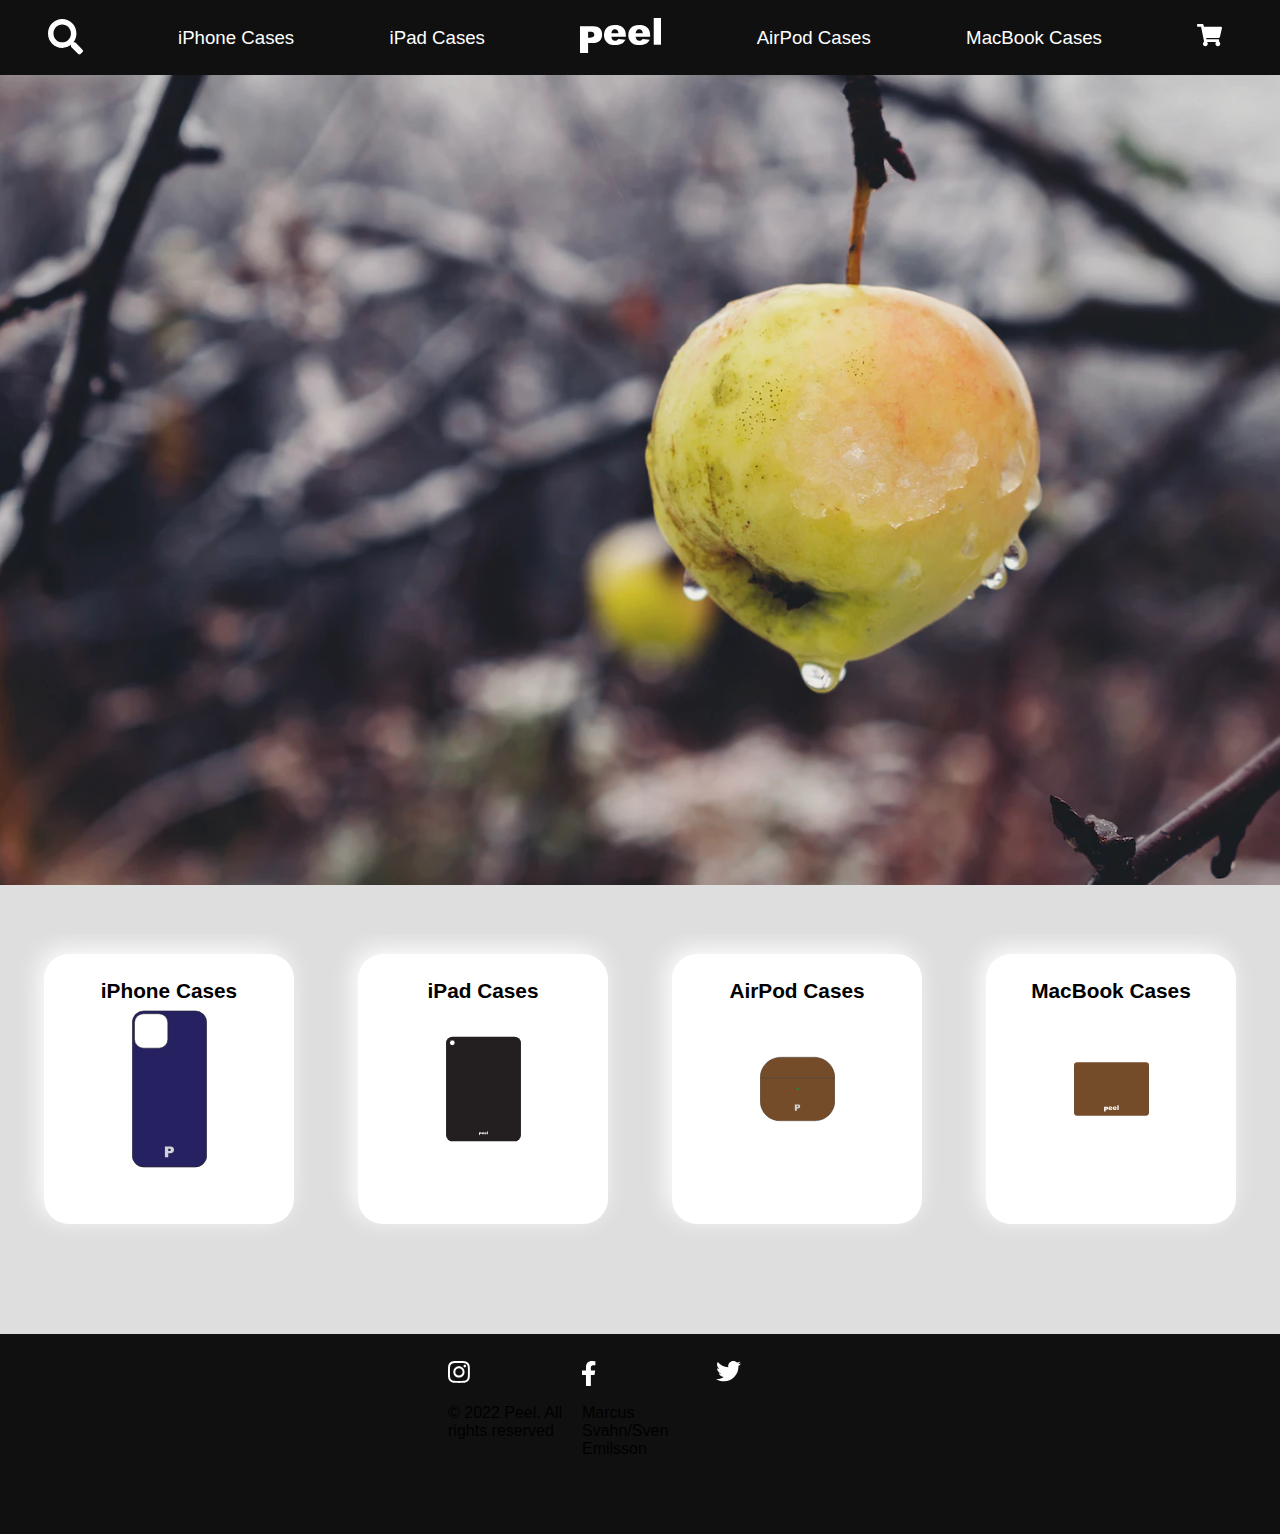
<file: index.html>
<!DOCTYPE html>
<html lang="en">
<head>
    <meta charset="UTF-8">
    <meta http-equiv="X-UA-Compatible" content="IE=edge">
    <meta name="viewport" content="width=device-width, initial-scale=1.0">
    <title>Peel</title>
    <link rel="stylesheet" href="home.css"/>
    <link rel="stylesheet" href="global.css"/>
    <link rel="stylesheet" href="newsletter.css"/>
    <script src="topbar.js" defer></script>
    <script src="home.js" defer></script>
    <script src="newsletter.js" defer></script>

</head>
<body>


        <!-- NEWSLETTER START -->

        <div class="newsletter-form">
            <div class="newsletter-text">
                <h2>JOIN OUR NEWSLETTER</h2>
                <p> Subscribe to our newsletter to receive the latest news and exclusive offers every week.</p>
            </div>
            <div class="form">
                <label for="email" class="infotext" id="infotext"> Enter your email</label>
                <div class="input">
                    <input type="email" id="email" placeholder="example@gmail.com">
                </div>
                <div class="subscribe-button" id="subscribe-button">
                    <button>SUBSCRIBE</button>
                </div>
                <button class="close-button" id="close-button">No thanks!</button>
            </div>
        </div>
        
        <!-- Newsletter background overlay -->
        <div class="overlay">
        </div>

        <!-- NEWSLETTER END -->


    <!-- -------------------------------------- -->
    <!--              topbar                    -->
    <!-- -------------------------------------- -->
    <div class="topbar">
        <img class="searchicon" src="icons/searchicon.svg" alt="search icon"/>
        <a class="toptext1" id="topText1" href="products.html">iPhone Cases</a>
        <a class="toptext2" id="topText2" href="products.html">iPad Cases</a>
        <a class="peellogo" href="index.html">
        <img src="icons/peellogowhite.svg" alt="peel logo"/>
        </a>
        <a class="toptext3" id="topText3" href="products.html">AirPod Cases</a>
        <a class="toptext4" id="topText4" href="products.html">MacBook Cases</a>
        <a class="carticon" href="cart.html">
        <img src="icons/carticon.svg" alt="cart icon"/>
        </a>

    <!-- -------------------------------------- -->
    <!--              burgermenu                -->
    <!-- -------------------------------------- -->
        <div class="burgermenu"> 
            <input id="burgercheck" type="checkbox"/>
            <label for="burgercheck">
                <img class="burger" src="icons/burger.svg"/>
            </label>
            <div class="burgerlist">
            <a class="burgerlink" id="topText1" href="products.html">iPhone Cases</a>
            <a class="burgerlink" id="topText2" href="products.html">iPad Cases</a>
            <a class="burgerlink" id="topText3" href="products.html">AirPod Cases</a>
            <a class="burgerlink" id="topText4" href="products.html">MacBook Cases</a>
            </div>
        </div>
    </div>
    
    <main>
        <div>
        <div class="img-text">
            <h1 class="main-page-text">Protect Your Devices from the Cold </h1>
        <div class="allproductsbutton">   
            <a class="main-page-button" href="products.html">All Products</a>
        </div> 
            <img class="background-img" src="photos/appleinsnow.jpg"> 
        </div>
        <div class="catagorycontainer">
            <a class="allproductcard" href="products.html" id="homeIphone">
                <div class="productcategoryimgcontainer">
                <img class="productcategoryimg" src="productimg/blueiphone.svg"/>
                </div> 
                <p class="productcategorytitle">iPhone Cases</p>
            </a>
            <a class="allproductcard" href="products.html" id="homeIpad">
                <div class="productcategoryimgcontainer">
                <img class="productcategoryimg" src="productimg/blackipad.svg"/>
                </div> 
                <p class="productcategorytitle">iPad Cases</p>
            </a>
            <a class="allproductcard" href="products.html" id="homeAirpods">
                <div class="productcategoryimgcontainer">
                <img class="productcategoryimg" src="productimg/brownairpods.svg"/>
                </div> 
                <p class="productcategorytitle">AirPod Cases</p>
            </a>
            <a class="allproductcard" href="products.html" id="homeMacbook">
                <div class="productcategoryimgcontainer">
                <img class="productcategoryimg" src="productimg/brownmacbook.svg"/>
                </div> 
                <p class="productcategorytitle">MacBook Cases</p>
            </a>
        </div>
        </div>
    </main>
    <div class="bottombar">
        <div class="bottombarcontainer">
            <img class="socialmediaicon" src="icons/instagramicon.svg" alt="instagram icon"/>
            <img class="socialmediaicon" src="icons/facebookicon.svg" alt="facebook icon"/>
            <img class="socialmediaicon" src="icons/twittericon.svg" alt="twitter icon"/>
        <p class="bottomtext">© 2022 Peel. All rights reserved</p>
        <p class="bottomtext">Marcus Svahn/Sven Emilsson</p>
        </div>
    </div>
</body>
</html>
</file>
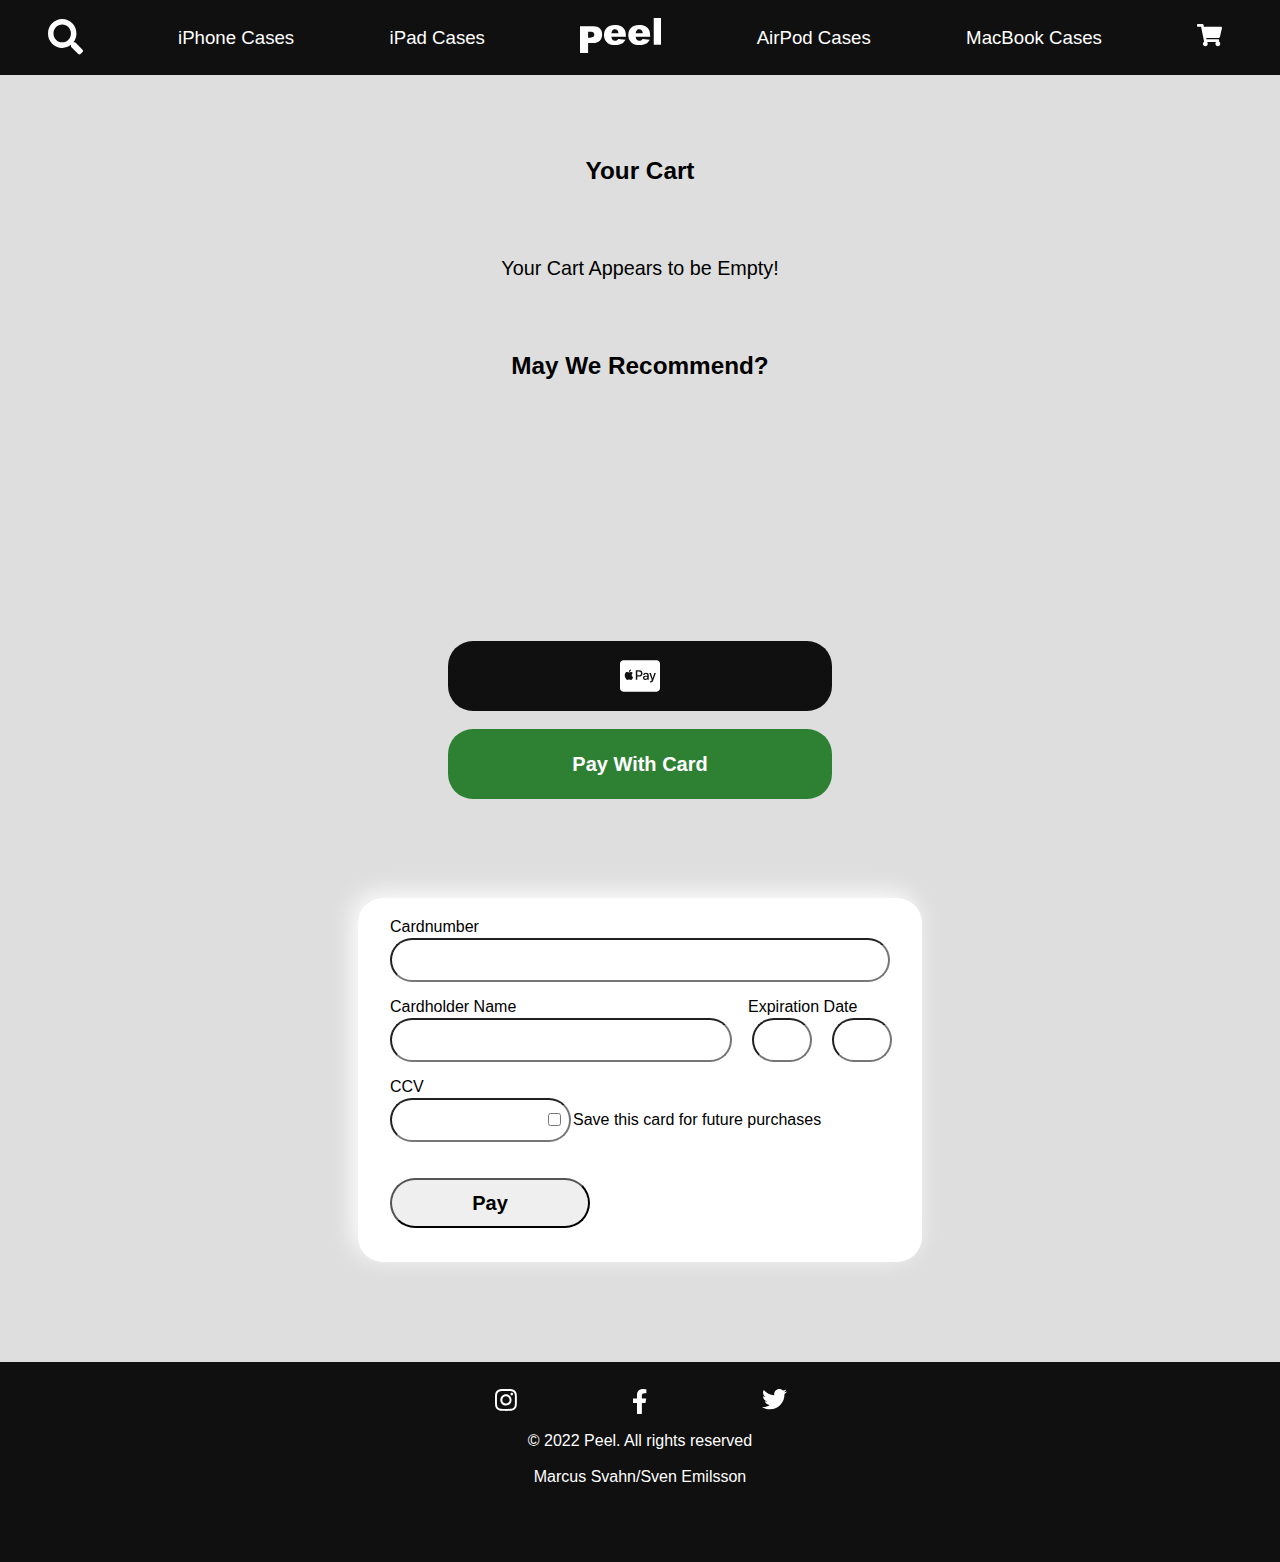
<file: cart.html>
<!DOCTYPE html>
<html lang="en">
<head>
    <meta charset="UTF-8">
    <meta http-equiv="X-UA-Compatible" content="IE=edge">
    <meta name="viewport" content="width=device-width, initial-scale=1.0">
    <title>All Products</title>
    <link rel="stylesheet" href="global.css"/>
    <link rel="stylesheet" href="itemcards.css"/>
    <link rel="stylesheet" href="cart.css"/>
    <script src="topbar.js" defer></script>
    <script src="itemcards.js" defer></script>
    <script src="cart.js" defer></script> 
</head>
<body>
    <!-- -------------------------------------- -->
    <!--              topbar                    -->
    <!-- -------------------------------------- -->
    <div class="topbar">
        <img class="searchicon" src="icons/searchicon.svg" alt="search icon"/>
        <a class="toptext1" id="topText1" href="products.html">iPhone Cases</a>
        <a class="toptext2" id="topText2" href="products.html">iPad Cases</a>
        <a class="peellogo" href="index.html">
        <img src="icons/peellogowhite.svg" alt="peel logo"/>
        </a>
        <a class="toptext3" id="topText3" href="products.html">AirPod Cases</a>
        <a class="toptext4" id="topText4" href="products.html">MacBook Cases</a>
        <a class="carticon" href="cart.html">
        <img src="icons/carticon.svg" alt="cart icon"/>
        </a>

    <!-- -------------------------------------- -->
    <!--              burgermenu                -->
    <!-- -------------------------------------- -->
        <div class="burgermenu"> 
            <input id="burgercheck" type="checkbox"/>
            <label for="burgercheck">
                <img class="burger" src="icons/burger.svg"/>
            </label>
            <div class="burgerlist">
            <a class="burgerlink" id="topText1" href="products.html">iPhone Cases</a>
            <a class="burgerlink" id="topText2" href="products.html">iPad Cases</a>
            <a class="burgerlink" id="topText3" href="products.html">AirPod Cases</a>
            <a class="burgerlink" id="topText4" href="products.html">MacBook Cases</a>
            </div>
        </div>
    </div>


    <!-- -------------------------------------- -->
    <!--              body                      -->
    <!-- -------------------------------------- -->
    <div class="wrap">

    <!-- -------------------------------------- -->
    <!--              heading                   -->
    <!-- -------------------------------------- -->
    <p class="cartheading">Your Cart</p>
    
    <!-- -------------------------------------- -->
    <!--              no items in cart          -->
    <!-- -------------------------------------- -->
    <p class="emptycart" id="emptyCart">Your Cart Appears to be Empty!</p>

    <!-- -------------------------------------- -->
    <!--              total price               -->
    <!-- -------------------------------------- -->
    <p class="yourtotal" id="yourTotal"></p>

    <!-- -------------------------------------- -->
    <!--       cart item                        -->
    <!-- -------------------------------------- -->
        <div class="cartitem" id="cartItem1">
            <div class="desktopcartitemimgbackground">
            <img class="desktopcartitemimg" src="productimg/blackiphone.svg"/>
            </div>
            <div class="desktopcartitemtext">
            <p class="desktopcartitemname">Black Standard</p>
            <p class="desktopcartitemdevice">iPhone 14</p>
            <p class="desktopcartitemmaterial">Plastic</p>
            <p class="desktopcartitemprice">399:-</p>
            </div>
            <img class="removecartitem" id="removeCartItem1" src="icons/removeitem.svg" alt="remove item from cart"/>
            <div class="quantity">
            <img class="plusminus" id="minus1" src="icons/minus.svg" alt="remove a quantity">
            <p class="quantitynumber" id="quantityNumber1">1</p>
            <img class="plusminus" id="plus1" src="icons/plus.svg" alt="add another quantity">
            </div>
        </div>
        <div class="cartitem" id="cartItem2">
            <div class="desktopcartitemimgbackground">
            <img class="desktopcartitemimg" src="productimg/browniphone.svg"/>
            </div>
            <div class="desktopcartitemtext">
            <p class="desktopcartitemname">Brown Standard</p>
            <p class="desktopcartitemdevice">iPhone 14</p>
            <p class="desktopcartitemmaterial">Plastic</p>
            <p class="desktopcartitemprice">399:-</p>
            </div>
            <img class="removecartitem" id="removeCartItem2" src="icons/removeitem.svg" alt="remove item from cart"/>
            <div class="quantity">
            <img class="plusminus" id="minus2" src="icons/minus.svg" alt="remove a quantity">
            <p class="quantitynumber" id="quantityNumber2">1</p>
            <img class="plusminus" id="plus2" src="icons/plus.svg" alt="add another quantity">
            </div>
        </div>
        <div class="cartitem" id="cartItem3">
            <div class="desktopcartitemimgbackground">
            <img class="desktopcartitemimg" src="productimg/blueiphone.svg"/>
            </div>
            <div class="desktopcartitemtext">
            <p class="desktopcartitemname">Blue Standard</p>
            <p class="desktopcartitemdevice">iPhone 14</p>
            <p class="desktopcartitemmaterial">Plastic</p>
            <p class="desktopcartitemprice">399:-</p>
            </div>
            <img class="removecartitem" id="removeCartItem3" src="icons/removeitem.svg" alt="remove item from cart"/>
            <div class="quantity">
            <img class="plusminus" id="minus3" src="icons/minus.svg" alt="remove a quantity">
            <p class="quantitynumber" id="quantityNumber3">1</p>
            <img class="plusminus" id="plus3" src="icons/plus.svg" alt="add another quantity">
            </div>
        </div>
        <div class="cartitem" id="cartItem4">
            <div class="desktopcartitemimgbackground">
            <img class="desktopcartitemimg" src="productimg/blackipad.svg"/>
            </div>
            <div class="desktopcartitemtext">
            <p class="desktopcartitemname">Black Standard</p>
            <p class="desktopcartitemdevice">iPad (2022)</p>
            <p class="desktopcartitemmaterial">Plastic</p>
            <p class="desktopcartitemprice">399:-</p>
            </div>
            <img class="removecartitem" id="removeCartItem4" src="icons/removeitem.svg" alt="remove item from cart"/>
            <div class="quantity">
            <img class="plusminus" id="minus4" src="icons/minus.svg" alt="remove a quantity">
            <p class="quantitynumber" id="quantityNumber4">1</p>
            <img class="plusminus" id="plus4" src="icons/plus.svg" alt="add another quantity">
            </div>
        </div>
        <div class="cartitem" id="cartItem5">
            <div class="desktopcartitemimgbackground">
            <img class="desktopcartitemimg" src="productimg/brownipad.svg"/>
            </div>
            <div class="desktopcartitemtext">
            <p class="desktopcartitemname">Brown Standard</p>
            <p class="desktopcartitemdevice">iPad (2022)</p>
            <p class="desktopcartitemmaterial">Plastic</p>
            <p class="desktopcartitemprice">399:-</p>
            </div>
            <img class="removecartitem" id="removeCartItem5" src="icons/removeitem.svg" alt="remove item from cart"/>
            <div class="quantity">
            <img class="plusminus" id="minus5" src="icons/minus.svg" alt="remove a quantity">
            <p class="quantitynumber" id="quantityNumber5">1</p>
            <img class="plusminus" id="plus5" src="icons/plus.svg" alt="add another quantity">
            </div>
        </div>
        <div class="cartitem" id="cartItem6">
            <div class="desktopcartitemimgbackground">
            <img class="desktopcartitemimg" src="productimg/blueipad.svg"/>
            </div>
            <div class="desktopcartitemtext">
            <p class="desktopcartitemname">Blue Standard</p>
            <p class="desktopcartitemdevice">iPad (2022)</p>
            <p class="desktopcartitemmaterial">Plastic</p>
            <p class="desktopcartitemprice">399:-</p>
            </div>
            <img class="removecartitem" id="removeCartItem6" src="icons/removeitem.svg" alt="remove item from cart"/>
            <div class="quantity">
            <img class="plusminus" id="minus6" src="icons/minus.svg" alt="remove a quantity">
            <p class="quantitynumber" id="quantityNumber6">1</p>
            <img class="plusminus" id="plus6" src="icons/plus.svg" alt="add another quantity">
            </div>
        </div>
        <div class="cartitem" id="cartItem7">
            <div class="desktopcartitemimgbackground">
            <img class="desktopcartitemimg" src="productimg/blackairpods.svg"/>
            </div>
            <div class="desktopcartitemtext">
            <p class="desktopcartitemname">Black Standard</p>
            <p class="desktopcartitemdevice">AirPods (3rd Gen)</p>
            <p class="desktopcartitemmaterial">Plastic</p>
            <p class="desktopcartitemprice">199:-</p>
            </div>
            <img class="removecartitem" id="removeCartItem7" src="icons/removeitem.svg" alt="remove item from cart"/>
            <div class="quantity">
            <img class="plusminus" id="minus7" src="icons/minus.svg" alt="remove a quantity">
            <p class="quantitynumber" id="quantityNumber7">1</p>
            <img class="plusminus" id="plus7" src="icons/plus.svg" alt="add another quantity">
            </div>
        </div>
        <div class="cartitem" id="cartItem8">
            <div class="desktopcartitemimgbackground">
            <img class="desktopcartitemimg" src="productimg/brownairpods.svg"/>
            </div>
            <div class="desktopcartitemtext">
            <p class="desktopcartitemname">Brown Standard</p>
            <p class="desktopcartitemdevice">AirPods (3rd Gen)</p>
            <p class="desktopcartitemmaterial">Plastic</p>
            <p class="desktopcartitemprice">199:-</p>
            </div>
            <img class="removecartitem" id="removeCartItem8" src="icons/removeitem.svg" alt="remove item from cart"/>
            <div class="quantity">
            <img class="plusminus" id="minus8" src="icons/minus.svg" alt="remove a quantity">
            <p class="quantitynumber" id="quantityNumber8">1</p>
            <img class="plusminus" id="plus8" src="icons/plus.svg" alt="add another quantity">
            </div>
        </div>
        <div class="cartitem" id="cartItem9">
            <div class="desktopcartitemimgbackground">
            <img class="desktopcartitemimg" src="productimg/blueairpods.svg"/>
            </div>
            <div class="desktopcartitemtext">
            <p class="desktopcartitemname">Blue Standard</p>
            <p class="desktopcartitemdevice">AirPods (3rd Gen)</p>
            <p class="desktopcartitemmaterial">Plastic</p>
            <p class="desktopcartitemprice">199:-</p>
            </div>
            <img class="removecartitem" id="removeCartItem9" src="icons/removeitem.svg" alt="remove item from cart"/>
            <div class="quantity">
            <img class="plusminus" id="minus9" src="icons/minus.svg" alt="remove a quantity">
            <p class="quantitynumber" id="quantityNumber9">1</p>
            <img class="plusminus" id="plus9" src="icons/plus.svg" alt="add another quantity">
            </div>
        </div>
        <div class="cartitem" id="cartItem10">
            <div class="desktopcartitemimgbackground">
            <img class="desktopcartitemimg" src="productimg/blackmacbook.svg"/>
            </div>
            <div class="desktopcartitemtext">
            <p class="desktopcartitemname">Black Sleeve</p>
            <p class="desktopcartitemdevice">MacBook Air M2</p>
            <p class="desktopcartitemmaterial">Leather</p>
            <p class="desktopcartitemprice">899:-</p>
            </div>
            <img class="removecartitem" id="removeCartItem10" src="icons/removeitem.svg" alt="remove item from cart"/>
            <div class="quantity">
            <img class="plusminus" id="minus10" src="icons/minus.svg" alt="remove a quantity">
            <p class="quantitynumber" id="quantityNumber10">1</p>
            <img class="plusminus" id="plus10" src="icons/plus.svg" alt="add another quantity">
            </div>
        </div>
        <div class="cartitem" id="cartItem11">
            <div class="desktopcartitemimgbackground">
            <img class="desktopcartitemimg" src="productimg/brownmacbook.svg"/>
            </div>
            <div class="desktopcartitemtext">
            <p class="desktopcartitemname">Brown Sleeve</p>
            <p class="desktopcartitemdevice">MacBook Air M2</p>
            <p class="desktopcartitemmaterial">Leather</p>
            <p class="desktopcartitemprice">899:-</p>
            </div>
            <img class="removecartitem" id="removeCartItem11" src="icons/removeitem.svg" alt="remove item from cart"/>
            <div class="quantity">
            <img class="plusminus" id="minus11" src="icons/minus.svg" alt="remove a quantity">
            <p class="quantitynumber" id="quantityNumber11">1</p>
            <img class="plusminus" id="plus11" src="icons/plus.svg" alt="add another quantity">
            </div>
        </div>
        <div class="cartitem" id="cartItem12">
            <div class="desktopcartitemimgbackground">
            <img class="desktopcartitemimg" src="productimg/bluemacbook.svg"/>
            </div>
            <div class="desktopcartitemtext">
            <p class="desktopcartitemname">Blue Sleeve</p>
            <p class="desktopcartitemdevice">MacBook Air M2</p>
            <p class="desktopcartitemmaterial">Leather</p>
            <p class="desktopcartitemprice">899:-</p>
            </div>
            <img class="removecartitem" id="removeCartItem12" src="icons/removeitem.svg" alt="remove item from cart"/>
            <div class="quantity">
            <img class="plusminus" id="minus12" src="icons/minus.svg" alt="remove a quantity">
            <p class="quantitynumber" id="quantityNumber12">1</p>
            <img class="plusminus" id="plus12" src="icons/plus.svg" alt="add another quantity">
            </div>
        </div>
        
        
    <!-- -------------------------------------- -->
    <!--              subheading                -->
    <!-- -------------------------------------- --> 
        <p class="cartheading" id="mayWeRecommend">May We Also Recommend?</p>

    <!-- -------------------------------------- -->
    <!--              recommended items         -->
    <!-- -------------------------------------- --> 
    <div class="itemlistcontainer">
        <div class="productcard" id="iphone1">
            <div class="carthover" id="cartHover1">
            <img class="addtocart" id="addToCart1" src="icons/carticon.svg"/>
            </div>
            <div class="productcardimgcontainer">
            <img class="productcardimg" id="productCardImg1" src="productimg/blackiphone.svg"/>
            </div> 
            <p class="productcardname">Black Standard</p>
            <p class="productcarddevice">iPhone 14</p>
            <p class="productcardprice">399:-</p>
        </div>
        <div class="productcard" id="iphone2">
            <div class="carthover" id="cartHover2">
                <img class="addtocart" id="addToCart2" src="icons/carticon.svg"/>
                </div>
            <div class="productcardimgcontainer">
            <img class="productcardimg" id="productCardImg2" src="productimg/browniphone.svg"/>
            </div> 
            <p class="productcardname">Brown Standard</p>
            <p class="productcarddevice">iPhone 14</p>
            <p class="productcardprice">399:-</p>
            
        </div>
        <div class="productcard" id="iphone3">
            <div class="carthover" id="cartHover3">
                <img class="addtocart" id="addToCart3" src="icons/carticon.svg"/>
                </div>
            <div class="productcardimgcontainer">
            <img class="productcardimg" id="productCardImg3" src="productimg/blueiphone.svg"/>
            </div> 
            <p class="productcardname">Blue Standard</p>
            <p class="productcarddevice">iPhone 14</p>
            <p class="productcardprice">399:-</p>
         
        </div>
        <div class="productcard" id="ipad1">
            <div class="carthover" id="cartHover4">
                <img class="addtocart" id="addToCart4" src="icons/carticon.svg"/>
                </div>
            <div class="productcardimgcontainer">
            <img class="productcardimg" id="productCardImg4" src="productimg/blackipad.svg"/>
            </div> 
            <p class="productcardname">Black Standard</p>
            <p class="productcarddevice">iPad(2022)</p>
            <p class="productcardprice">399:-</p>
        </div>
        <div class="productcard" id="ipad2">
            <div class="carthover" id="cartHover5">
                <img class="addtocart" id="addToCart5" src="icons/carticon.svg"/>
                </div>
            <div class="productcardimgcontainer">
            <img class="productcardimg" id="productCardImg5" src="productimg/brownipad.svg"/>
            </div> 
            <p class="productcardname">Brown Standard</p>
            <p class="productcarddevice">iPad(2022)</p>
            <p class="productcardprice">399:-</p>
        </div>
        <div class="productcard" id="ipad3">
            <div class="carthover" id="cartHover6">
                <img class="addtocart" id="addToCart6" src="icons/carticon.svg"/>
                </div>
            <div class="productcardimgcontainer">
            <img class="productcardimg" id="productCardImg6" src="productimg/blueipad.svg"/>
            </div> 
            <p class="productcardname">Blue Standard</p>
            <p class="productcarddevice">iPad(2022)</p>
            <p class="productcardprice">399:-</p>
        </div>
        <div class="productcard" id="airpods1">
            <div class="carthover" id="cartHover7">
                <img class="addtocart" id="addToCart7" src="icons/carticon.svg"/>
                </div>
            <div class="productcardimgcontainer">
            <img class="productcardimg" id="productCardImg7" src="productimg/blackairpods.svg"/>
            </div> 
            <p class="productcardname">Black Standard</p>
            <p class="productcarddevice">AirPods(3rd Gen)</p>
            <p class="productcardprice">199:-</p>
        </div>
        <div class="productcard" id="airpods2">
            <div class="carthover" id="cartHover8">
                <img class="addtocart" id="addToCart8" src="icons/carticon.svg"/>
                </div>
            <div class="productcardimgcontainer">
            <img class="productcardimg" id="productCardImg8" src="productimg/brownairpods.svg"/>
            </div> 
            <p class="productcardname">Brown Standard</p>
            <p class="productcarddevice">AirPods(3rd Gen)</p>
            <p class="productcardprice">199:-</p>
        </div>
        <div class="productcard" id="airpods3">
            <div class="carthover" id="cartHover9">
                <img class="addtocart" id="addToCart9" src="icons/carticon.svg"/>
                </div>
            <div class="productcardimgcontainer">
            <img class="productcardimg" id="productCardImg9" src="productimg/blueairpods.svg"/>
            </div> 
            <p class="productcardname">Blue Standard</p>
            <p class="productcarddevice">AirPods(3rd Gen)</p>
            <p class="productcardprice">199:-</p>
        </div>
        <div class="productcard" id="macbook1">
            <div class="carthover" id="cartHover10">
                <img class="addtocart" id="addToCart10" src="icons/carticon.svg"/>
                </div>
            <div class="productcardimgcontainer">
            <img class="productcardimg" id="productCardImg10" src="productimg/blackmacbook.svg"/>
            </div> 
            <p class="productcardname">Black Sleeve</p>
            <p class="productcarddevice">MacBook Air(M2)</p>
            <p class="productcardprice">899:-</p>
        </div>
        <div class="productcard" id="macbook2">
            <div class="carthover" id="cartHover11">
                <img class="addtocart" id="addToCart11" src="icons/carticon.svg"/>
                </div>
            <div class="productcardimgcontainer">
            <img class="productcardimg" id="productCardImg11" src="productimg/brownmacbook.svg"/>
            </div> 
            <p class="productcardname">Black Sleeve</p>
            <p class="productcarddevice">MacBook Air(M2)</p>
            <p class="productcardprice">899:-</p>
        </div>
        <div class="productcard" id="macbook3">
            <div class="carthover" id="cartHover12">
                <img class="addtocart" id="addToCart12" src="icons/carticon.svg"/>
                </div>
            <div class="productcardimgcontainer">
            <img class="productcardimg" id="productCardImg12" src="productimg/bluemacbook.svg"/>
            </div> 
            <p class="productcardname">Black Sleeve</p>
            <p class="productcarddevice">MacBook Air(M2)</p>
            <p class="productcardprice">899:-</p>
        </div>
    </div>

    <!-- -------------------------------------- -->
    <!--              paybuttons                -->
    <!-- -------------------------------------- --> 
    <div class="paybuttons">
    <a class="applepay" id="applePay">
        <img class="applepaylogo" src="payicons/applepay.svg"/>
    </a>
    <a class="paywithcard" id="payWithCard" href="cart.html#cardinputsection">
        <p class="paywithcardtext">Pay With Card</p>
    </a>
    </div>
    <div class="applepayscreen" id="applePayScreen">

    </div>


    <!-- -------------------------------------- -->
    <!--              cardinformation           -->
    <!-- -------------------------------------- --> 
    <section id="cardinputsection">
    <div class="cardinput">
        <p class="cardtext1">Cardnumber</p>
        <input type="text" class="cardnumber" id="cardNumber">
        <p class="cardtext2">Cardholder Name</p>
        <input type="text" class="cardholdername" id="cardholderName">
        <p class="cardtext3">Expiration Date</p>
        <input type="text" class="expirationyear" id="expirationYear">
        <input type="text" class="expirationmonth" id="expirationMonth">
        <p class="cardtext4">CCV</p>
        <input type="text" class="ccv" id="ccv">
        <input type="checkbox" class="savecard"/>
        <p class="cardtext5">Save this card for future purchases</p>
        <button class="submitcardinformation" id="submitCardInformation">
        <a class="buttonlink" href="cart.html#orderconfirmationsection"></a>
            <p class="paytext">Pay</p>
        </button>
    </div>
    </section>
    
    <!-- -------------------------------------- -->
    <!--              order confirmation        -->
    <!-- -------------------------------------- --> 
    <section id="orderconfirmationsection">
    <div class="orderconfirmation" id="orderConfirmation">
        <p class="cartheading">Thank You For Your Order!</p>
        <p class="yourtotal" id="orderConfirmationText"></p>
    </div>
    </section>
</div>

    

    
    <!-- -------------------------------------- -->
    <!--              bottombar                 -->
    <!-- -------------------------------------- -->
    <div class="bottombar">
        <div class="bottombarcontainer">
                <img class="socialmediaicon1" src="icons/instagramicon.svg" alt="instagram icon"/>
                <img class="socialmediaicon2" src="icons/facebookicon.svg" alt="facebook icon"/>
                <img class="socialmediaicon3" src="icons/twittericon.svg" alt="twitter icon"/>
        <p class="bottomtext1">© 2022 Peel. All rights reserved</p>
        <p class="bottomtext2">Marcus Svahn/Sven Emilsson</p>
        </div>
    </div>
</body>
</html>
</file>
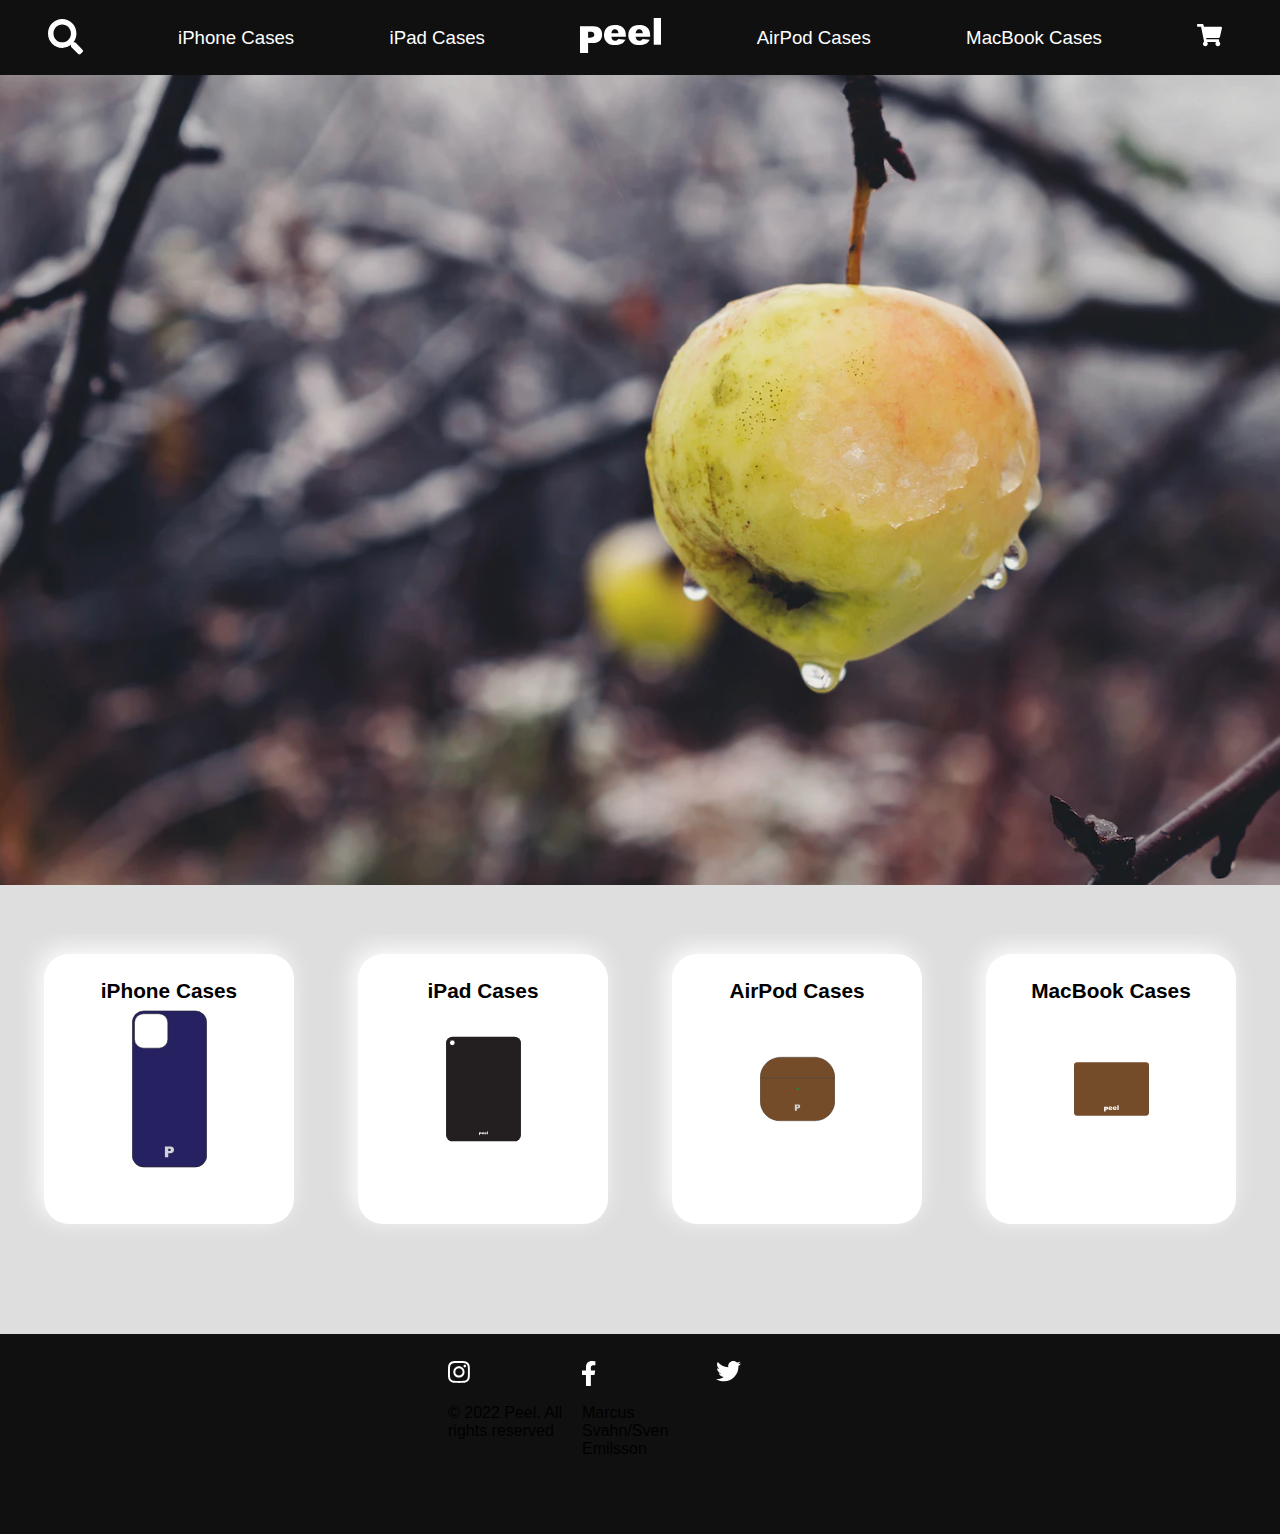
<file: home.html>
<!DOCTYPE html>
<html lang="en">
<head>
    <meta charset="UTF-8">
    <meta http-equiv="X-UA-Compatible" content="IE=edge">
    <meta name="viewport" content="width=device-width, initial-scale=1.0">
    <title>Peel</title>
    <link rel="stylesheet" href="home.css"/>
    <link rel="stylesheet" href="global.css"/>
    <script src="topbar.js" defer></script>
    <script src="home.js" defer></script>
</head>
<body>

    <!-- -------------------------------------- -->
    <!--              topbar                    -->
    <!-- -------------------------------------- -->
    <div class="topbar">
        <img class="searchicon" src="icons/searchicon.svg" alt="search icon"/>
        <a class="toptext1" id="topText1" href="products.html">iPhone Cases</a>
        <a class="toptext2" id="topText2" href="products.html">iPad Cases</a>
        <a class="peellogo" href="home.html">
        <img src="icons/peellogowhite.svg" alt="peel logo"/>
        </a>
        <a class="toptext3" id="topText3" href="products.html">AirPod Cases</a>
        <a class="toptext4" id="topText4" href="products.html">MacBook Cases</a>
        <a class="carticon" href="cart.html">
        <img src="icons/carticon.svg" alt="cart icon"/>
        </a>

    <!-- -------------------------------------- -->
    <!--              burgermenu                -->
    <!-- -------------------------------------- -->
        <div class="burgermenu"> 
            <input id="burgercheck" type="checkbox"/>
            <label for="burgercheck">
                <img class="burger" src="icons/burger.svg"/>
            </label>
            <div class="burgerlist">
            <a class="burgerlink" id="topText1" href="products.html">iPhone Cases</a>
            <a class="burgerlink" id="topText2" href="products.html">iPad Cases</a>
            <a class="burgerlink" id="topText3" href="products.html">AirPod Cases</a>
            <a class="burgerlink" id="topText4" href="products.html">MacBook Cases</a>
            </div>
        </div>
    </div>
    
    <main>
    <div>
        <div class="img-text">
            <h1 class="main-page-text">Protect Your Devices from the Cold </h1>
        <div class="allproductsbutton">   
            <a class="main-page-button" href="products.html">All Products</a>
        </div> 
            <img class="background-img" src="photos/appleinsnow.jpg"> 
        </div>
        <div class="catagorycontainer">
            <a class="allproductcard" href="products.html" id="homeIphone">
                <div class="productcategoryimgcontainer">
                <img class="productcategoryimg" src="productimg/blueiphone.svg"/>
                </div> 
                <p class="productcategorytitle">iPhone Cases</p>
            </a>
            <a class="allproductcard" href="products.html" id="homeIpad">
                <div class="productcategoryimgcontainer">
                <img class="productcategoryimg" src="productimg/blackipad.svg"/>
                </div> 
                <p class="productcategorytitle">iPad Cases</p>
            </a>
            <a class="allproductcard" href="products.html" id="homeAirpods">
                <div class="productcategoryimgcontainer">
                <img class="productcategoryimg" src="productimg/brownairpods.svg"/>
                </div> 
                <p class="productcategorytitle">AirPod Cases</p>
            </a>
            <a class="allproductcard" href="products.html" id="homeMacbook">
                <div class="productcategoryimgcontainer">
                <img class="productcategoryimg" src="productimg/brownmacbook.svg"/>
                </div> 
                <p class="productcategorytitle">MacBook Cases</p>
            </a>
        </div>
        </div>
    </main>
    <div class="bottombar">
        <div class="bottombarcontainer">
            <img class="socialmediaicon" src="icons/instagramicon.svg" alt="instagram icon"/>
            <img class="socialmediaicon" src="icons/facebookicon.svg" alt="facebook icon"/>
            <img class="socialmediaicon" src="icons/twittericon.svg" alt="twitter icon"/>
        <p class="bottomtext">© 2022 Peel. All rights reserved</p>
        <p class="bottomtext">Marcus Svahn/Sven Emilsson</p>
        </div>
    </div>
</body>
</html>
</file>
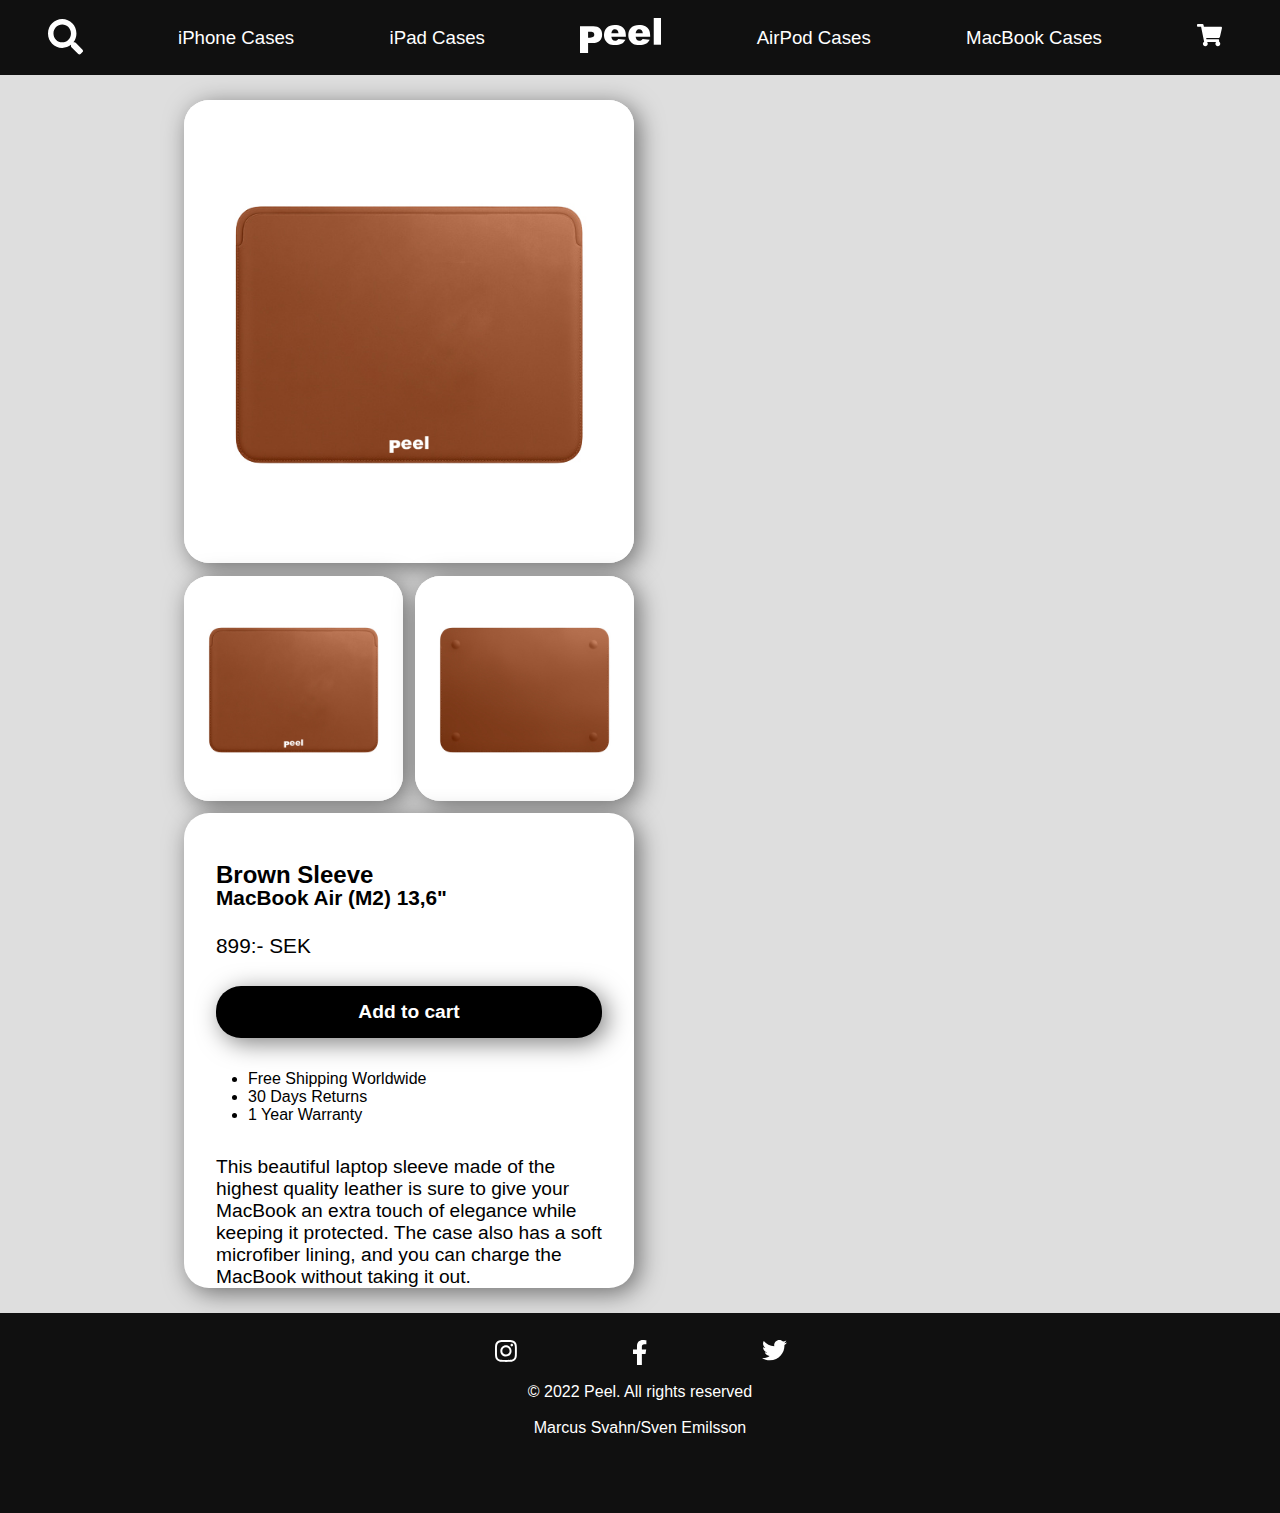
<file: macbook.html>
<!DOCTYPE html>
<html lang="en">
<head>
    <meta charset="UTF-8">
    <meta http-equiv="X-UA-Compatible" content="IE=edge">
    <meta name="viewport" content="width=device-width, initial-scale=1.0">
    <title>Peel</title>
    <link rel="stylesheet" href="macbook.css"/>
    <link rel="stylesheet" href="global.css"/>
    <script src="topbar.js" defer></script>
    <script src="macbook.js" defer></script>

</head>
<body>

    <!-- -------------------------------------- -->
    <!--              topbar                    -->
    <!-- -------------------------------------- -->
    <div class="topbar">
        <img class="searchicon" src="icons/searchicon.svg" alt="search icon"/>
        <a class="toptext1" id="topText1" href="products.html">iPhone Cases</a>
        <a class="toptext2" id="topText2" href="products.html">iPad Cases</a>
        <a class="peellogo" href="index.html">
        <img src="icons/peellogowhite.svg" alt="peel logo"/>
        </a>
        <a class="toptext3" id="topText3" href="products.html">AirPod Cases</a>
        <a class="toptext4" id="topText4" href="products.html">MacBook Cases</a>
        <a class="carticon" href="cart.html">
        <img src="icons/carticon.svg" alt="cart icon"/>
        </a>

    <!-- -------------------------------------- -->
    <!--              burgermenu                -->
    <!-- -------------------------------------- -->
        <div class="burgermenu"> 
            <input id="burgercheck" type="checkbox"/>
            <label for="burgercheck">
                <img class="burger" src="icons/burger.svg"/>
            </label>
            <div class="burgerlist">
            <a class="burgerlink" id="topText1" href="products.html">iPhone Cases</a>
            <a class="burgerlink" id="topText2" href="products.html">iPad Cases</a>
            <a class="burgerlink" id="topText3" href="products.html">AirPod Cases</a>
            <a class="burgerlink" id="topText4" href="products.html">MacBook Cases</a>
            </div>
        </div>
    </div>
    
    <main class="productcontainer">
        <div class="mainpic">
            <div class="mainpicture">
                <img class="secondimg" src="photos/peelbrowncasefront.jpg"/> 
            </div>
        </div>

        <div class="secondpic">
            <div class="secondpicture">
                <img class="secondimg" src="photos/peelbrowncasefront.jpg"/> 
            </div>
            <div class="secondpicture">
                <img class="secondimg" src="photos/peelbrowncaseback.jpg"/> 
            </div>
        </div>
        <div class="infobox">
            <div class="info">
                <p class="productinfotitle">Brown Sleeve</p>
                <p class="productinfodevice">MacBook Air (M2) 13,6"</p>
                <p class="productinfoprice">899:- SEK</p>

                <div>   
                    <a class="button" id="macbook2">Add to cart</a>
                </div> 

                <ul>
                    <li>Free Shipping Worldwide</li>
                    <li>30 Days Returns</li>
                    <li>1 Year Warranty </li>
                </ul>
                <p class="infotext">
                    This beautiful laptop sleeve made of the highest quality leather is sure to give your MacBook an extra touch of elegance while keeping it protected. The case also has a soft microfiber lining, and you can charge the MacBook without taking it out.
                </p>
            </div> 
        </div>
        
    </main>
    <!-- -------------------------------------- -->
    <!--              bottombar                 -->
    <!-- -------------------------------------- -->
    <div class="bottombar">
        <div class="bottombarcontainer">
                <img class="socialmediaicon1" src="icons/instagramicon.svg" alt="instagram icon"/>
                <img class="socialmediaicon2" src="icons/facebookicon.svg" alt="facebook icon"/>
                <img class="socialmediaicon3" src="icons/twittericon.svg" alt="twitter icon"/>
        <p class="bottomtext1">© 2022 Peel. All rights reserved</p>
        <p class="bottomtext2">Marcus Svahn/Sven Emilsson</p>
        </div>
    </div>
</body>
</html>
</file>
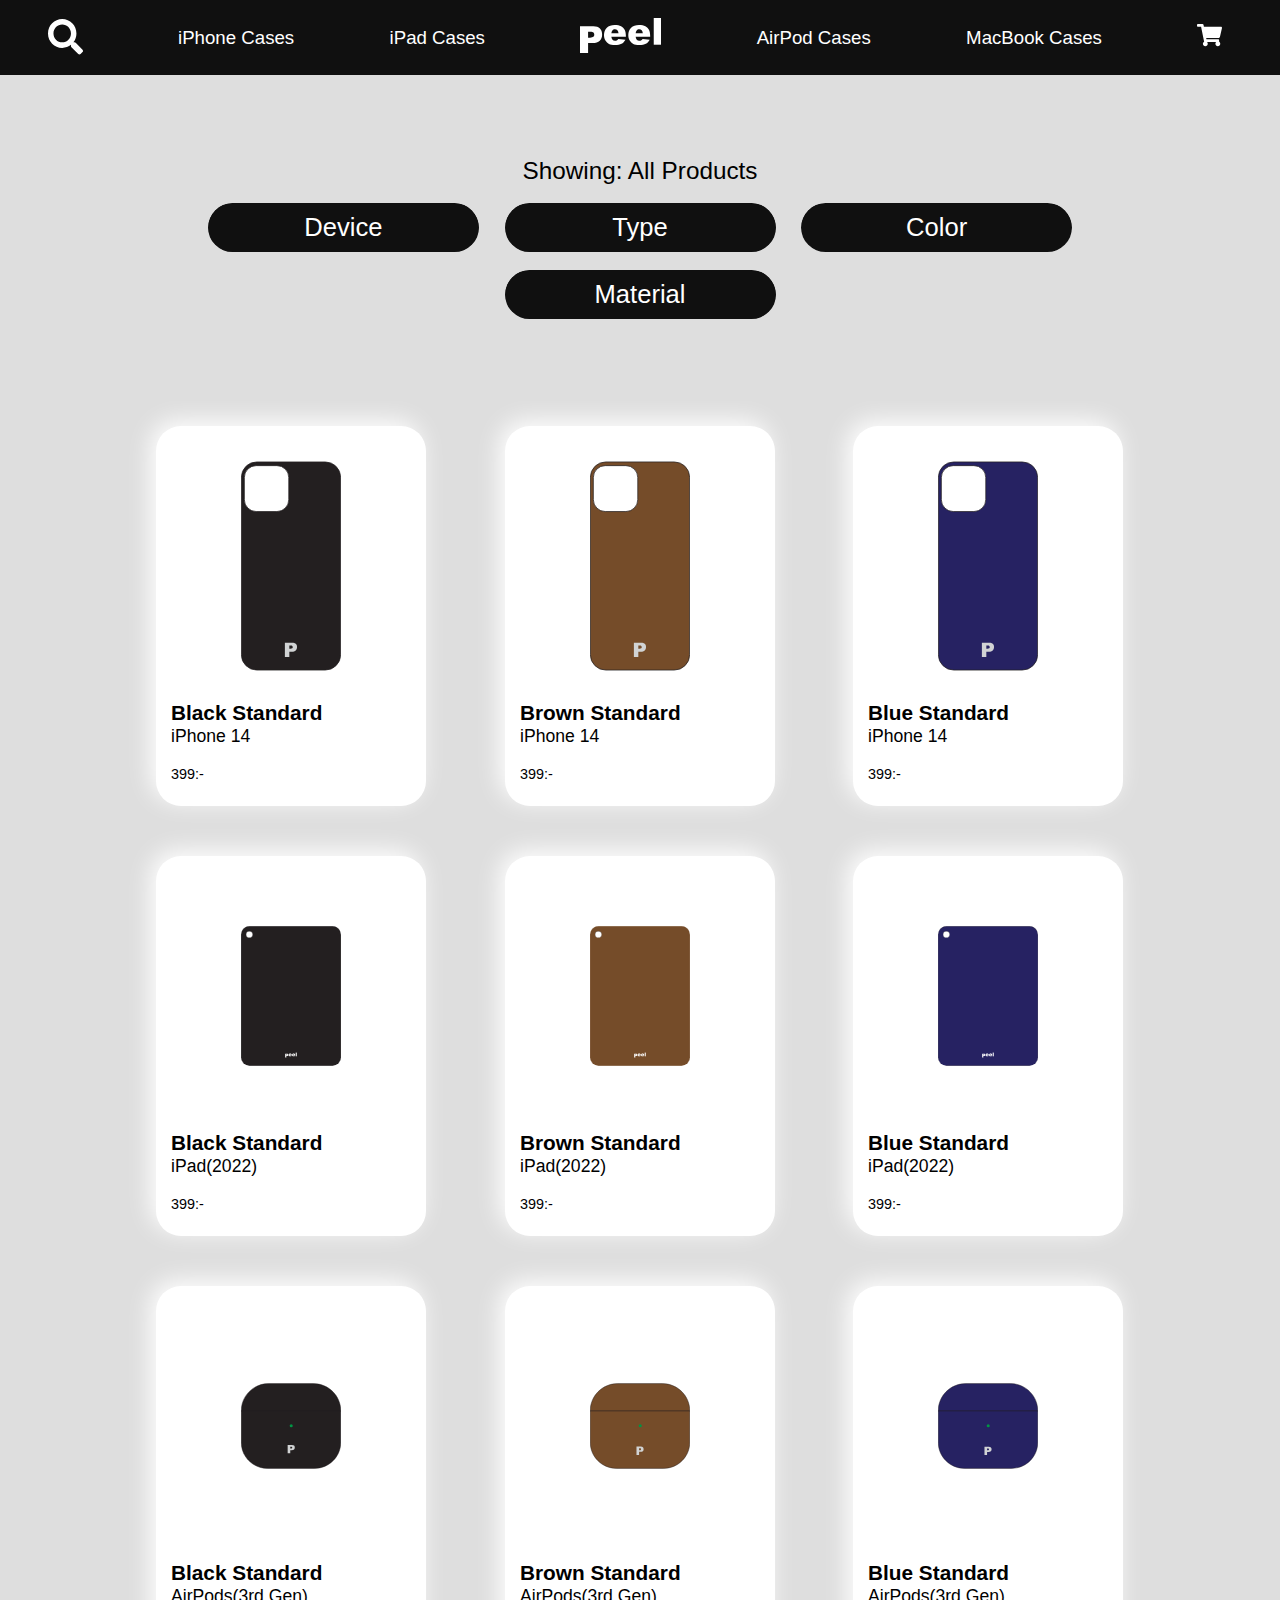
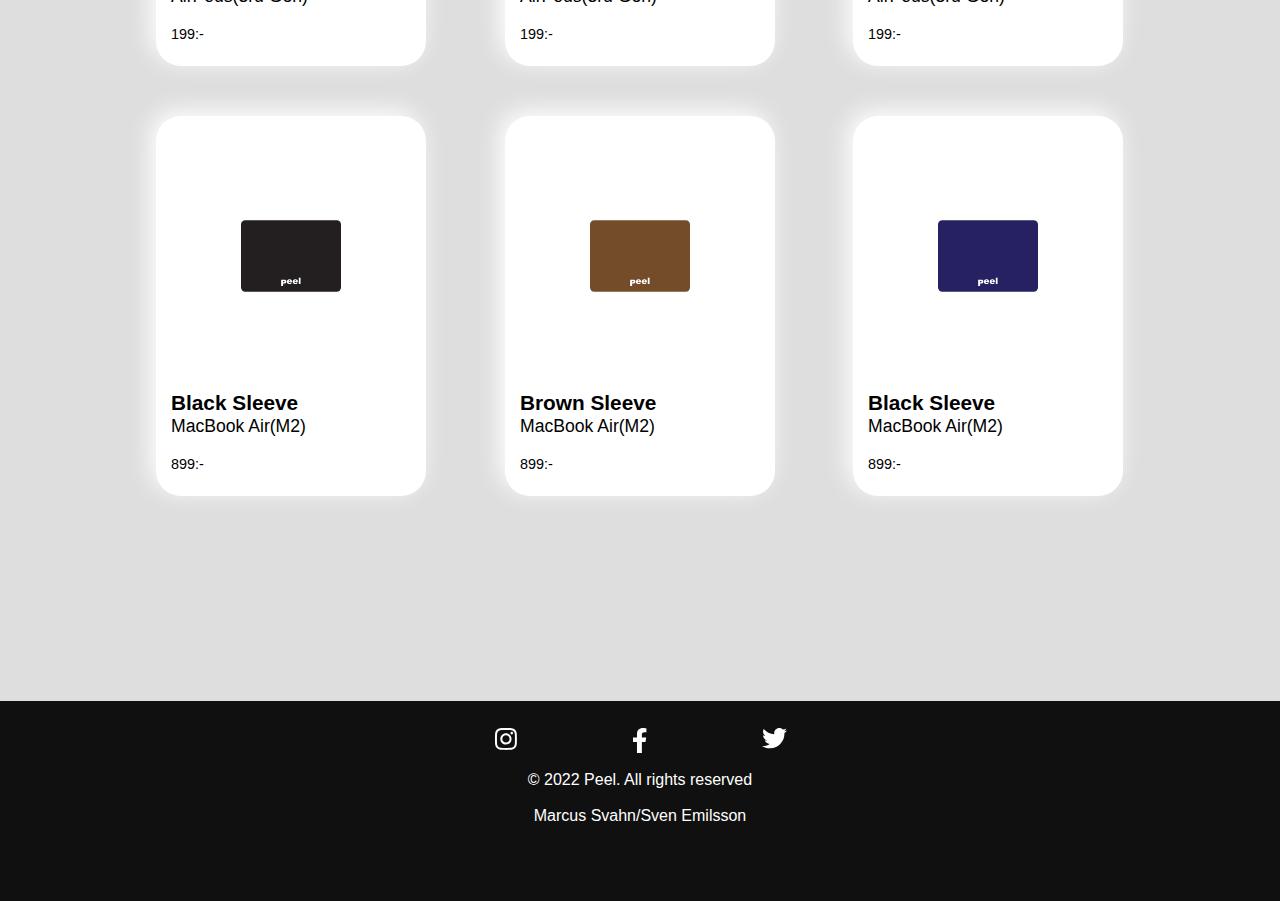
<file: products.html>
<!DOCTYPE html>
<html lang="en">
<head>
    <meta charset="UTF-8">
    <meta http-equiv="X-UA-Compatible" content="IE=edge">
    <meta name="viewport" content="width=device-width, initial-scale=1.0">
    <title>All Products</title>
    <link rel="stylesheet" href="global.css"/>
    <link rel="stylesheet" href="itemcards.css"/>
    <link rel="stylesheet" href="products.css"/>
    <script src="products.js" defer></script>
    <script src="topbar.js" defer></script>
    <script src="itemcards.js" defer></script>
</head>
<body>

    <!-- -------------------------------------- -->
    <!--              topbar                    -->
    <!-- -------------------------------------- -->
    <div class="topbar">
        <img class="searchicon" src="icons/searchicon.svg" alt="search icon"/>
        <a class="toptext1" id="topText1" href="products.html">iPhone Cases</a>
        <a class="toptext2" id="topText2" href="products.html">iPad Cases</a>
        <a class="peellogo" href="index.html">
        <img src="icons/peellogowhite.svg" alt="peel logo"/>
        </a>
        <a class="toptext3" id="topText3" href="products.html">AirPod Cases</a>
        <a class="toptext4" id="topText4" href="products.html">MacBook Cases</a>
        <a class="carticon" href="cart.html">
        <img src="icons/carticon.svg" alt="cart icon"/>
        </a>

    <!-- -------------------------------------- -->
    <!--              burgermenu                -->
    <!-- -------------------------------------- -->
        <div class="burgermenu"> 
            <input id="burgercheck" type="checkbox"/>
            <label for="burgercheck">
                <img class="burger" src="icons/burger.svg"/>
            </label>
            <div class="burgerlist">
            <a class="burgerlink" id="topText1" href="products.html">iPhone Cases</a>
            <a class="burgerlink" id="topText2" href="products.html">iPad Cases</a>
            <a class="burgerlink" id="topText3" href="products.html">AirPod Cases</a>
            <a class="burgerlink" id="topText4" href="products.html">MacBook Cases</a>
            </div>
        </div>
    </div>

    <!-- filtering options -->
    <div class="wrap">
    <div class="filteroptioncontainer">
        <p class="filteroptionheadline" id="filterOptionHeadline">Showing: All Products</p>
        <div class="filteroptionrestrictor" id="filterOptionRestrictor1">
        <div class="filteroption">
            <p class="filteroptiontext">Device</p>
        </div>
        <div class="filterdropdown" id="filterOptionDropdown1">
            <p class="filterdropdowntext" id="iphoneFilter">iPhone</p>
            <p class="filterdropdowntext" id="ipadFilter">iPad</p>
            <p class="filterdropdowntext" id="airpodsFilter">AirPods</p>
            <p class="filterdropdowntext" id="macbookFilter">MacBook</p>
        </div>
    </div>
    <div class="filteroptionrestrictor" id="filterOptionRestrictor2">
        <div class="filteroption">
            <p class="filteroptiontext">Type</p>
        </div>
        <div class="filterdropdown" id="filterOptionDropdown2">
            <p class="filterdropdowntext" id="standardFilter">Standard</p>
            <p class="filterdropdowntext" id="sleeveFilter">Sleeve</p>
        </div>
    </div>
        <div class="filteroptionrestrictor" id="filterOptionRestrictor3">
        <div class="filteroption">
            <p class="filteroptiontext">Color</p>
        </div>
        <div class="filterdropdown" id="filterOptionDropdown3">
            <p class="filterdropdowntext" id="blackFilter">Black</p>
            <p class="filterdropdowntext" id="brownFilter">Brown</p>
            <p class="filterdropdowntext" id="blueFilter">Blue</p>
        </div>
    </div>
        <div class="filteroptionrestrictor" id="filterOptionRestrictor4">
        <div class="filteroption">
            <p class="filteroptiontext">Material</p>
        </div>
        <div class="filterdropdown" id="filterOptionDropdown4">
            <p class="filterdropdowntext" id="plasticFilter">Plastic</p>
            <p class="filterdropdowntext" id="leatherFilter">Leather</p>
        </div>
    </div>

        <!-- initially hidden (smaller filterbutton): -->
        <div class="filterbuttonrestrictor" id="filterButtonRestrictor">
            <div class="filterbutton" id="filterButton">
                <img class="filtericon" src="icons/filter.svg"/>
                <p class="filtertext">/</p>
                <img class="sorticon" src="icons/sort.svg"/>
            </div>
            <div class="filterbuttonselected" id="filterButtonSelected">
                <img class="filtericon" src="icons/filter.svg"/>
                <p class="filtertext">I</p>
                <img class="sorticon" src="icons/sort.svg"/>
            </div>   
            <div class="filtersortlist" id="filterSortList">
                <div class="filterlist">
                    <p class="filterbuttonheadline1">Device</p>
                    <div class="filteroptionsmobile">
                    <p class="filterlistitem" id="iphoneFilterMobile">iPhone</p>
                    <p class="filterlistitem" id="ipadFilterMobile">iPad</p>
                    <p class="filterlistitem" id="airpodsFilterMobile">AirPods</p>
                    <p class="filterlistitem" id="macbookFilterMobile">MacBook</p>
                    </div>
                    <p class="filterbuttonheadline2">Type</p>
                    <div class="filteroptionsmobile">
                    <p class="filterlistitem" id="standardFilterMobile">Standard</p>
                    <p class="filterlistitem" id="sleeveFilterMobile">Sleeve</p>
                    </div>
                    <p class="filterbuttonheadline3">Color</p>
                    <div class="filteroptionsmobile">
                    <p class="filterlistitem" id="blackFilterMobile">Black</p>
                    <p class="filterlistitem" id="brownFilterMobile">Brown</p>
                    <p class="filterlistitem" id="blueFilterMobile">Blue</p>
                    </div>
                    <p class="filterbuttonheadline4">Material</p>
                    <div class="filteroptionsmobile">
                    <p class="filterlistitem" id="plasticFilterMobile">Plastic</p>
                    <p class="filterlistitem" id="leatherFilterMobile">Leather</p>
                    </div>
                </div>
                <div class="sortlist">
                    <p class="sortlistitem">sorting options are not yet available!</p>
                </div>
            </div>
        </div>
        </div>





        
        
        </div>
    <div class="itemlistcontainer">
        <div class="productcard" id="iphone1">
            <div class="carthover" id="cartHover1">
            <img class="addtocart" id="addToCart1" src="icons/carticon.svg"/>
            </div>
            <div class="productcardimgcontainer">
            <img class="productcardimg" id="productCardImg1" src="productimg/blackiphone.svg"/>
            </div> 
            <p class="productcardname">Black Standard</p>
            <p class="productcarddevice">iPhone 14</p>
            <p class="productcardprice">399:-</p>
        </div>
        <div class="productcard" id="iphone2">
            <div class="carthover" id="cartHover2">
                <img class="addtocart" id="addToCart2" src="icons/carticon.svg"/>
                </div>
            <div class="productcardimgcontainer">
            <img class="productcardimg" id="productCardImg2" src="productimg/browniphone.svg"/>
            </div> 
            <p class="productcardname">Brown Standard</p>
            <p class="productcarddevice">iPhone 14</p>
            <p class="productcardprice">399:-</p>
            
        </div>
        <div class="productcard" id="iphone3">
            <div class="carthover" id="cartHover3">
                <img class="addtocart" id="addToCart3" src="icons/carticon.svg"/>
                </div>
            <div class="productcardimgcontainer">
            <img class="productcardimg" id="productCardImg3" src="productimg/blueiphone.svg"/>
            </div> 
            <p class="productcardname">Blue Standard</p>
            <p class="productcarddevice">iPhone 14</p>
            <p class="productcardprice">399:-</p>
         
        </div>
        <div class="productcard" id="ipad1">
            <div class="carthover" id="cartHover4">
                <img class="addtocart" id="addToCart4" src="icons/carticon.svg"/>
                </div>
            <div class="productcardimgcontainer">
            <img class="productcardimg" id="productCardImg4" src="productimg/blackipad.svg"/>
            </div> 
            <p class="productcardname">Black Standard</p>
            <p class="productcarddevice">iPad(2022)</p>
            <p class="productcardprice">399:-</p>
        </div>
        <div class="productcard" id="ipad2">
            <div class="carthover" id="cartHover5">
                <img class="addtocart" id="addToCart5" src="icons/carticon.svg"/>
                </div>
            <div class="productcardimgcontainer">
            <img class="productcardimg" id="productCardImg5" src="productimg/brownipad.svg"/>
            </div> 
            <p class="productcardname">Brown Standard</p>
            <p class="productcarddevice">iPad(2022)</p>
            <p class="productcardprice">399:-</p>
        </div>
        <div class="productcard" id="ipad3">
            <div class="carthover" id="cartHover6">
                <img class="addtocart" id="addToCart6" src="icons/carticon.svg"/>
                </div>
            <div class="productcardimgcontainer">
            <img class="productcardimg" id="productCardImg6" src="productimg/blueipad.svg"/>
            </div> 
            <p class="productcardname">Blue Standard</p>
            <p class="productcarddevice">iPad(2022)</p>
            <p class="productcardprice">399:-</p>
        </div>
        <div class="productcard" id="airpods1">
            <div class="carthover" id="cartHover7">
                <img class="addtocart" id="addToCart7" src="icons/carticon.svg"/>
                </div>
            <div class="productcardimgcontainer">
            <img class="productcardimg" id="productCardImg7" src="productimg/blackairpods.svg"/>
            </div> 
            <p class="productcardname">Black Standard</p>
            <p class="productcarddevice">AirPods(3rd Gen)</p>
            <p class="productcardprice">199:-</p>
        </div>
        <div class="productcard" id="airpods2">
            <div class="carthover" id="cartHover8">
                <img class="addtocart" id="addToCart8" src="icons/carticon.svg"/>
                </div>
            <div class="productcardimgcontainer">
            <img class="productcardimg" id="productCardImg8" src="productimg/brownairpods.svg"/>
            </div> 
            <p class="productcardname">Brown Standard</p>
            <p class="productcarddevice">AirPods(3rd Gen)</p>
            <p class="productcardprice">199:-</p>
        </div>
        <div class="productcard" id="airpods3">
            <div class="carthover" id="cartHover9">
                <img class="addtocart" id="addToCart9" src="icons/carticon.svg"/>
                </div>
            <div class="productcardimgcontainer">
            <img class="productcardimg" id="productCardImg9" src="productimg/blueairpods.svg"/>
            </div> 
            <p class="productcardname">Blue Standard</p>
            <p class="productcarddevice">AirPods(3rd Gen)</p>
            <p class="productcardprice">199:-</p>
        </div>
        <div class="productcard" id="macbook1">
            <div class="carthover" id="cartHover10">
                <img class="addtocart" id="addToCart10" src="icons/carticon.svg"/>
                </div>
            <div class="productcardimgcontainer">
            <img class="productcardimg" id="productCardImg10" src="productimg/blackmacbook.svg"/>
            </div> 
            <p class="productcardname">Black Sleeve</p>
            <p class="productcarddevice">MacBook Air(M2)</p>
            <p class="productcardprice">899:-</p>
        </div>
        <a class="productcard" id="macbook2" href="macbook.html">
            <div class="carthover" id="cartHover11">
                <img class="addtocart" id="addToCart11" src="icons/carticon.svg"/>
                </div>
            <div class="productcardimgcontainer">
                <img class="productcardimg" id="productCardImg11" src="productimg/brownmacbook.svg"/>
            </div> 
            <p class="productcardname">Brown Sleeve</p>
            <p class="productcarddevice">MacBook Air(M2)</p>
            <p class="productcardprice">899:-</p>
        </a>
        <div class="productcard" id="macbook3">
            <div class="carthover" id="cartHover12">
                <img class="addtocart" id="addToCart12" src="icons/carticon.svg"/>
                </div>
            <div class="productcardimgcontainer">
            <img class="productcardimg" id="productCardImg12" src="productimg/bluemacbook.svg"/>
            </div> 
            <p class="productcardname">Black Sleeve</p>
            <p class="productcarddevice">MacBook Air(M2)</p>
            <p class="productcardprice">899:-</p>
        </div>

        <!-- error message if item doesnt exist -->
        <p class="notadded" id="notAdded">Sorry! We don't carry an item with the selected filter(s) ...yet</p>
       
    </div>
    </div>

    <!-- -------------------------------------- -->
    <!--              bottombar                 -->
    <!-- -------------------------------------- -->
    <div class="bottombar">
        <div class="bottombarcontainer">
                <img class="socialmediaicon1" src="icons/instagramicon.svg" alt="instagram icon"/>
                <img class="socialmediaicon2" src="icons/facebookicon.svg" alt="facebook icon"/>
                <img class="socialmediaicon3" src="icons/twittericon.svg" alt="twitter icon"/>
        <p class="bottomtext1">© 2022 Peel. All rights reserved</p> 
        <p class="bottomtext2">Marcus Svahn/Sven Emilsson</p>
        </div>
    </div>
</body>
</html>
</file>
<file: home.css>
/* ------------------------------------------------ */
/*               main picture and text              */
/* ------------------------------------------------ */

.background-img{
    width: 100%;
    height: 95%;
    max-height: 90vh;
    object-fit: cover;
    object-position: center;
}

.main-page-text{
    color: white;
    position: absolute;
    text-align: center;
    width: 100%;
    font-size: 2.5vw;
    /* padding: 5% 0px; */
    margin-top: max(8vmin,75px);
    font-weight: 500;
    margin-top: 10%;
    animation-name: mainpageanimation;
    animation-duration: 1s;
    animation-iteration-count: 1;
    animation-fill-mode: forwards;
    animation-direction: normal;
    animation-delay: 0.5s;
    transition: transform 0.6s cubic-bezier(0.5, 1, 0.89, 1);
    visibility: hidden;
    }

    @keyframes mainpageanimation {
        from {
            visibility: hidden;
            top: 1vh;
        }
        to {
            visibility: visible;
            top: 9vh;
        }
    }
.main-page-button{
    background-color:black;
    color: white;
    font-size: 21px;
    font-weight: bold;
    padding: 15px 45px;
    border-radius: 25px;
    position: absolute;
    cursor: pointer;
    margin-top: min(30vmin,370px);
    text-decoration: none;
    animation-name: mainpagebuttonanimation;
    animation-duration: 1s;
    animation-iteration-count: 1;
    animation-fill-mode: forwards;
    animation-direction: normal;
    animation-delay: 1s;
    transition: transform 0.6s cubic-bezier(0.5, 1, 0.89, 1);
    opacity: 0;
}

    @keyframes mainpagebuttonanimation {
        from {
            opacity: 0;
        }
        to {
            opacity: 100;
        }
        
    }

.allproductsbutton{
    display: flex;
    justify-content: center;
}


/* The product catagories */

.catagorycontainer {
    display: flex;
    margin-top: 5vh;  
    margin-bottom: 10vh; 
    contain: content;
    justify-content: space-evenly;
    align-items: center;
    flex-wrap: wrap;
}

.allproductcard {
    background-color: white;
    min-width: 250px;
    width: 10vw;
    height: 30vh;
    box-shadow: 5px 5px 25px 0px #00000080;
    box-shadow: -5px -5px 25px 0px #FFFFFF;
    contain: content;
    border-radius: 25px;
    margin: 20px;
}

.allproductcard:hover {
    background-color: white;
    min-width: 250px;
    width: 10vw;
    height: 30vh;
    box-shadow: 0px 0px 25px 0px darkgray;
    contain: content;
    border-radius: 25px;
    margin: 20px;
}

.productcategoryimgcontainer {
    max-height: auto;
    width: 100%;
    height: 100%;
    position: absolute;
    display: flex;
    justify-content: center;
    align-content: center;
}
.productcategoryimg {
    width: 30%;
    height: auto;
    margin: 20%;
}

.productcategorytitle {
    font-size: 1.3em;
    font-family: helvetica, arial, sans-serif;
    font-weight: bold;
    width: 100%;
    height: 100%;
    position: absolute;
    display: flex;
    justify-content: center;
    align-content: center;
    padding-top: 25px;
}

a {
    color: black;
}

a:active {
    color: black;
}

@media screen and (max-width: 900px) {
    .main-page-text {
        font-size: 26px;
    }
}
</file>
<file: global.css>
/* ------------------------------------------------ */
/*                    global                        */
/* ------------------------------------------------ */
html {
    background-color: #dedede;
}
* {
    padding: 0;
    margin: 0;
    font-family: helvetica, arial, sans-serif;
}

/* ------------------------------------------------ */
/*                    topbar                        */
/* ------------------------------------------------ */
.topbar {
    background-color: #101010;
    width: 100vw;
    height: max(8vh,75px);
    contain: content;
    display: flex;
    justify-content: space-around;
    align-items: center;
}
.peellogo {
    max-width: 100%;
    width: max(9vh,80px);
    color: #FFFFFF;
}

.toptext1,.toptext2,.toptext3,.toptext4 {
    color: white;
    font-family: helvetica, arial, sans-serif;
    font-size: max(1.4vh,14pt);
    text-decoration: none;
}
.peellogo:hover {
    color: #a9a9a9;
    cursor: pointer;
}
.toptext1:hover,.toptext2:hover,.toptext3:hover,.toptext4:hover {
    color: #a9a9a9;
    cursor: pointer;
}
.carticon,.searchicon {

    max-width: 100%;
    width: max(2vh,35px);
    /* filter: invert(100%) sepia(2%) saturate(0%) hue-rotate(168deg) brightness(103%) contrast(105%); */
    cursor: pointer;
}
.topicon:hover{
    max-width: 100%;
    width: max(2vh,35px);
    filter: invert(75%) sepia(6%) saturate(8%) hue-rotate(7deg) brightness(91%) contrast(89%);
    cursor: pointer;
}

/* ------------------------------------------------ */
/*          flex orders for topbar                  */
/* ------------------------------------------------ */
.searchicon {
    order: 1;
}
.toptext1 {
    order: 2;
}
.toptext2 {
    order: 3;
}
.peellogo {
    order: 4;
}
.toptext3 {
    order: 5;
}
.toptext4 {
    order: 6;
}
.carticon {
    order: 7;
}

/* ------------------------------------------------ */
/*                    bodywrap                      */
/* ------------------------------------------------ */
.wrap {
    padding-top: 10px;
    padding-bottom: 10px;
}

/* ------------------------------------------------ */
/*                    bottombar                     */
/* ------------------------------------------------ */
.bottombar {
    background-color: #101010;
    width: 100vw;
    height: max(10vh,200px);
    contain: content;
    position: relative;
    bottom: 0;
}
.bottombarcontainer {
    width: max(30vw,320px);
    display: grid;
    grid-template-columns: repeat(3,1fr);
    grid-template-rows: auto;
    margin-left: auto;
    margin-right: auto;
    margin-top: 3vh;
    margin-bottom: 3vh;
    gap: 2vh 2vh;
}
.socialmediaicon1,.socialmediaicon2,.socialmediaicon3 {
    display: flex;
    justify-self: center;
}

.socialmediaicon1 {
    grid-column: 1;
}
.socialmediaicon2 {
    grid-column: 2;
}
.socialmediaicon3 {
    grid-column: 3;
}


.bottomtext1,.bottomtext2 {
    color: white;
    font-family: helvetica, arial, sans-serif;
    text-align: center;
    grid-column: 1/span 3;
}
.bottomtext1 {
    grid-row: 2;
}
.bottomtext2 {
    grid-row: 3;
}

.payicons {
    position: absolute;
}

/* initially hidden content */
.burgermenu {
    display: none;
}
.burgerlist {
    visibility: hidden;
}


/* implementing burger menu on account of smaller screen size */
@media screen and (max-width: 900px) {
    .toptext1,.toptext2,.toptext3,.toptext4 {
        display: none;
    }

    /* new flex orders for topbar items */
    .burgermenu {
        order: 1;
    }
    .peellogo {
        order: 2;
    }
    .searchicon {
        order: 3;
    }
    .carticon {
        order: 4;
    }
    .topbar {
        contain: none;
    }

    .burgermenu {
        display: block;
        margin-top: 1vh;
        max-width: 100%;
        width: max(3vh,35px);
    }
         #burgercheck {
            display: none;
        }
        #burgercheck:checked ~ .burgerlist {
            visibility: visible;
        } 
        .burgerlist {
            background-color: #141414;
            width: 50vw;
            height: auto;
            position: absolute;
            left: 0;
            top: max(8vh,75px);
            z-index: 2;
            contain: content;
            display: flex;
            flex-direction: column;
            padding-bottom: 10%;
        }
        .burgerlink {
            font-size: max(3vh,20px);
            padding: 10%;
            text-decoration: none;
        }
        .burgerlink:visited {
            color: #FFFFFF;
        }
}
</file>
<file: newsletter.css>
.newsletter-form {
    background: white;

/* hidden */
    visibility: hidden;
    opacity: 0;
    transition: all 1s ease;

/* Places the box in the middle on top of everything */
    position: fixed;
    top: 50%;
    left: 50%;
    transform: translate(-50%, -50%);
    z-index: 1001;

/* size, alignment, padding */
    width: 40%;
    height: 35%;
    padding: 40px 20px;
    text-align: center;

    box-shadow: 5px 5px 25px 0px #00000080;
    box-shadow: -5px -5px 25px 0px #FFFFFF;
    border-radius: 25px;
}

.newsletter-form.show {
    visibility: visible;
    opacity: 1;
}


/* text in the newsletter */
.newsletter-form p{
    margin: 5% auto;
    font-size: 21px;
    font-weight: 100;
    max-width: 80%;
}

.form label{
    font-size: small;
    font-weight: 100;
}


.form input {
    margin: 5px 0px;
    border-radius: 5px;
    width: 60%;
    height: 50px;
    text-align: center;
    font-size: 16px;
    border: 2px solid black;
}


.subscribe-button button {
    border-radius: 5px;
    width: 60%;
    height: 50px;
    font-size: 16px;
    font-weight: bold;
    color:white;
    background-color: black;
    border: 0px;
    cursor: pointer;
    transition: 0.5s;
}

.subscribe-button button:hover {
    background-color:rgb(90, 90, 90);
}

.form .close-button {
    margin: 15px;
    margin-bottom: 15px;
    border-radius: 5px;
    width: 20%;
    height: 30px;
    font-size: 14px;
    font-weight: bold;
    color:black;
    background-color: transparent;
    border: 1px solid black;
    cursor: pointer;
    transition: 0.5s;
}

.form .close-button:hover {
    background-color:black;
    color: #FFFFFF;

}

.overlay{
    position: fixed;
    z-index: 1000;
    width: 100%;
    height: 100%;
    background-color: rgba(0, 0, 0, 0.5);
 
    /* hidden */
    visibility: hidden;
    opacity: 0;
    transition: all 1s ease;
}

.overlay.show{
    visibility: visible;
    opacity: 1;
}
</file>
<file: itemcards.css>
/* ------------------------------------------------ */
/*          product cards/container                 */
/* ------------------------------------------------ */

.itemlistcontainer {
    display: flex;
    margin-left: max(8vw,25px);
    margin-right: max(8vw,25px);
    margin-top: 8vh;  
    margin-bottom: 20vh; 
    contain: content;
    justify-content: space-evenly;
    align-items: center;
    flex-wrap: wrap;
}
.productcard {
    background-color: white;
    width: clamp(270px,20vw,200px);
    height: 380px;
    box-shadow: 5px 5px 25px 0px #00000080;
    box-shadow: -5px -5px 25px 0px #FFFFFF;
    contain: content;
    border-radius: 25px; 
    margin: 25px;
    z-index: 0;
}

.carthover {
    background-color: rgb(11, 11, 11);
    width: 110px;
    height: 70px;
    border-radius: 25px;
    display: flex;
    align-content: center;
    justify-content: center;
    margin-left: auto;
    margin-right: auto;
    margin-top: 100px;
    display: none;
    contain: content;
}
.addtocart {
    width: 40px;
    height: auto;
}
.productcardimgcontainer {
    max-height: auto;
    width: 80%;
    height: 250px;
    position: absolute;
    top: 15px;
    left: 10%;
    display: flex;
    justify-content: center;
    align-content: center;
}
.productcardimg {
    width: 100px;
    height: auto;
}
.productcardname,.productcarddevice,.productcardprice {
    position: absolute;
    font-family: helvetica, arial, sans-serif;
}
.productcardname {
    font-weight: bold;
    font-size: 1.3em;
    top: 275px;
    left: 15px;
}
.productcarddevice {
    font-size: 1.1em;
    top: 300px;
    left: 15px;
}
.productcardprice {
    font-size: 0.9em;
    font-weight: lighter;
    top: 340px;
    left: 15px;
}
</file>
<file: cart.css>
/* ------------------------------------------------ */
/*   cart heading/empty cart message/total price    */
/* ------------------------------------------------ */
.cartheading,.emptycart {
    min-width: 100%;
    text-align: center;
    margin-top: 8vh;
}
.cartheading {
    font-weight: bold;
    font-size: max(2.7vh,18pt);
}
.emptycart {
    font-size: max(2.2vh,14pt);
}
.yourtotal {
    min-width: 100%;
    text-align: center;
    margin-top: 2vh;
    font-size: max(2.7vh,18pt);
}

/* ------------------------------------------------ */
/*                    cart item                     */
/* ------------------------------------------------ */
.cartitem {
    background-color: rgb(20, 20, 20);
    width: max(40vw,500px);
    height: auto;
    margin-right: auto;
    margin-left: auto;
    contain: content;
    border-radius: 25px;
    box-shadow: 5px 5px 25px 0px #00000080;
    box-shadow: -5px -5px 25px 0px #FFFFFF;
    display: flex;
    flex-direction: row;
    contain: content;
    margin-top: 3em;
    margin-bottom: 3em;
}

.desktopcartitemtext {
    padding: 3em;
    display: flex;
    flex-direction: column;
}
.desktopcartitemimgbackground {
    background-color: #FFFFFF;
    width: 15em;
    height: 12em;
    contain: content;
    display: flex;
    justify-content: center;
    align-content: center;
}
.desktopcartitemimg {
    width: 10em;
    height: auto;
    
}
.desktopcartitemname,.desktopcartitemdevice,.desktopcartitemmaterial,.desktopcartitemprice,.mobilecartitemname,.mobilecartitemdevice,.mobilecartitemmaterial,.mobilecartitemprice {
    color: #FFFFFF;
}
.desktopcartitemname,.desktopcartitemdevice,.desktopcartitemmaterial {
    font-size: 1.3em;
}
.desktopcartitemdevice,.desktopcartitemmaterial,.mobilecartitemdevice,.mobilecartitemmaterial {
    padding-top: 0.1em;
}
.desktopcartitemname,.mobilecartitemname {  
    font-weight: bold;
}
.desktopcartitemmaterial,.mobilecartitemmaterial {
    font-weight: lighter;
}
.desktopcartitemprice,.mobilecartitemprice {
    font-weight: lighter;  
}
.desktopcartitemprice {
    position: absolute;
    bottom: 2.7em;
}
.removecartitem {
    position: absolute;
    top: 1em;
    right: 1em;
}

.quantity {
    background-color: #FFFFFF;
    width: min(12vw,150px);
    height: auto;
    display: flex;
    flex-wrap: nowrap;
    position: absolute;
    bottom: 1em;
    right: 1em;
    border-radius: 25px;
    contain: content;
    justify-content: space-around;
    box-shadow: inset -1px -1px 2px #FFFFFF, inset 1px 1px 2px rgba(0, 0, 0, 0.5);
}
.plusminus,.quantitynumber {
    padding-top: 1em;
    padding-bottom: 1em;
    width: min(1em,20px);
    height: auto;
}
.quantitynumber {
    padding-right: 5px; 
    padding-left: 5px;
}
/* ------------------------------------------------ */
/*          paybuttons                              */
/* ------------------------------------------------ */
.paybuttons {
    display: flex;
    flex-direction: column;
    justify-content: center;
}
.applepay,.paywithcard {
    width: max(30vw,200px);
    height: 70px;
    margin-right: auto;
    margin-left: auto;
    border-radius: 25px;
    margin-top: 1vh;
    margin-bottom: 1vh;
    contain: content;
    display: flex;
    justify-content: center;
    align-content: center;
}
.applepay {
    background-color: #101010;
}
.applepaylogo {
    width: 40px;
    height: auto;
}
.paywithcard {
    background-color: #2e8133;
    text-decoration: none;
}
.paywithcardtext,.paywithcardtext:visited,.paywithcard:active,.paywithcard::after {
    color: #FFFFFF;
}
.paywithcardtext {
    margin-left: auto;
    margin-right: auto;
    margin-top: auto;
    margin-bottom: auto;

}
.paywithcardtext {
    font-size: 15pt;
    font-weight: bold;
}

/* ------------------------------------------------ */
/*          card information                        */
/* ------------------------------------------------ */
.cardinput {
    background-color: #ffffff;
    width: 500px;
    height: 300px;
    border-radius: 25px;
    contain: content;
    margin-right: auto;
    margin-left: auto;
    margin-top: 10vh;
    margin-bottom: 10vh;
    padding: 2em;
    box-shadow: 5px 5px 25px 0px #00000080;
    box-shadow: -5px -5px 25px 0px #FFFFFF;
}
.cardnumber,.cardholdername,.expirationyear,.expirationmonth,.ccv {
    height: 40px;
    border-radius: 25px;
    position: absolute;
}
.cardnumber {
    width: 88%;
    top: 40px;
}
.cardholdername {
    width: 60%;
    top: 120px;
}
.expirationyear,.expirationmonth {
    width: 10%;
    top: 120px;
}
.expirationyear {
    right: 30px;
}
.expirationmonth {
    right: 110px;
}
.ccv {
    top: 200px;
}
.savecard {
    position: absolute;
    top: 215px;
    left: 190px;
}
.cardtext1,.cardtext2,.cardtext3,.cardtext4,.cardtext5 {
    position: absolute;
}
.cardtext1 {
    top: 20px;
}
.cardtext2 {
    top: 100px;
}
.cardtext3 {
    top: 100px;
    left: 390px;
}
.cardtext4 {
    top: 180px;
}
.cardtext5 {
    top: 213px;
    left: 215px;
}
.submitcardinformation {
    position: absolute;
    width: 200px;
    height: 50px;
    top: 280px;
    border-radius: 25px;
}
.paytext {
    font-size: 15pt;
    font-weight: bold;
}
.buttonlink {
    width: 100%;
    height: 100%;
    border-radius: 25px;
    z-index: 1;
    position: absolute;
    top: 0;
    left: 0;
}

/* ------------------------------------------------ */
/*          order confirmation                      */
/* ------------------------------------------------ */
.orderconfirmation {
    background-color: #FFFFFF;
    border-radius: 25px;
    width: max(50vw,220px);
    height: auto;
    padding: 2em;
    margin: auto;
    display: none;
    margin-bottom: 10vh;
}


/* changing look of card input card */
@media screen and (max-width: 620px) {
/* ------------------------------------------------ */
/*          card information                        */
/* ------------------------------------------------ */
.cardinput {
    width: 210px;
    height: 500px;
}
.cardnumber {
    width: 200px;
    top: 40px;
}
.cardholdername {
    width: 200px;
    top: 120px;
}
.expirationyear,.expirationmonth {
    width: 60px;
    top: 200px;
}
.expirationyear {
    right: inherit;
}
.expirationmonth {
    right: 90px;
}
.ccv {
    top: 280px;
}
.savecard {
    top: 360px;
    left: inherit;
}
.cardtext1 {
    top: 20px;
}
.cardtext2 {
    top: 100px;
}
.cardtext3 {
    top: 180px;
    left: inherit;
}
.cardtext4 {
    top: 260px;
}
.cardtext5 {
    top: 360px;
    left: 55px;
    font-size: 9pt;
}
.submitcardinformation {
    top: 400px;
}
}


/* implementing mobile cart item */
@media screen and (max-width: 575px) {
/* ------------------------------------------------ */
/*            mobile  cart item                     */
/* ------------------------------------------------ */
.cartitem {
    background-color: rgb(20, 20, 20);
    width: 275px;
    height: 300px;
    margin-right: auto;
    margin-left: auto;
    contain: content;
    border-radius: 25px;
    box-shadow: 5px 5px 25px 0px #00000080;
    box-shadow: -5px -5px 25px 0px #FFFFFF;
    display: flex;
    flex-direction: row;
}
.desktopcartitemtext {
    width: 100%;
    height: 50%;
    position: absolute;
    top: 50%;
    padding: 2em;
    display: flex;
    flex-direction: column;
    contain: content;
}
.desktopcartitemimgbackground {
    background-color: #FFFFFF;
    width: 100%;
    height: 50%;
    contain: content;
    display: flex;
    justify-content: center;
    align-content: center;
}
.desktopcartitemimg {
    width: 10em;
    height: auto;
}
.desktopcartitemprice {
    font-weight: lighter;
    position: absolute;
    bottom: 5em;
}
.removecartitem {
    position: absolute;
    top: 11em;
    right: 1em;
}
.quantity {
    width: 100px;
    position: absolute;
    bottom: 1em;
    right: 1em;
    border-radius: 25px;
    contain: content;
    justify-content: space-around;
    box-shadow: inset -1px -1px 2px #FFFFFF, inset 1px 1px 2px rgba(0, 0, 0, 0.5);
}
.plusminus,.quantitynumber {
    padding-top: 1em;
    padding-bottom: 1em;
    width: min(1em,20px);
    height: auto;
}
.quantitynumber {
    padding-right: 5px; 
    padding-left: 5px;
}
}
</file>
<file: macbook.css>
/* The product catagories */

.productcontainer {
    display: grid;
    grid-template-columns: repeat(2, 50vh);
    grid-template-rows: 25vh 25vh 25vh;
    grid-template-areas:
        "mainpic infobox"
        "mainpic infobox"
        "secondpic infobox";
    min-height: 100vh;
    padding: 25px;
    gap: 1vw;
    justify-content: center;
}

.mainpic {
    grid-area: mainpic;
    display: flex;
    justify-content: end;

}

.secondpic {
    grid-area: secondpic;
    display: flex;
    justify-content: end;
    gap: 1vw;
}

.infobox{
    grid-area: infobox;
    display: flex;
    justify-content: center;
}


.info {
    background-color: white;
    width: 100%;
    height: 100%;
    box-shadow: 5px 5px 25px 0px #00000080;
    box-shadow: -5px -5px 25px 0px #FFFFFF;
    contain: content;
    border-radius: 25px;
    margin:auto;
    padding: 0 2em;
    box-shadow: 5px 5px 25px 0px #00000080;


}

.mainpicture {
    background-color: white;
    width: 100%;
    height: 100%;
    box-shadow: 5px 5px 25px 0px #00000080;
    box-shadow: -5px -5px 25px 0px #FFFFFF;
    contain: content;
    border-radius: 25px;
    display: flex;
    justify-content: center;
    align-content: center;
    box-shadow: 5px 5px 25px 0px #00000080;


}

.secondpicture {
    background-color: white;
    width: 100%;
    height: 100%;
    box-shadow: 5px 5px 25px 0px #00000080;
    box-shadow: -5px -5px 25px 0px #FFFFFF;
    contain: content;
    border-radius: 25px;
    display: flex;
    justify-content: center;
    align-content: center;
    box-shadow: 5px 5px 25px 0px #00000080;

}

.secondimg {
    width: 100%;
    height: 100%;
    position: absolute;
}


.productinfotitle {
    font-size: 1.5em;
    font-family: helvetica, arial, sans-serif;
    font-weight: bold;
    width: 100%;
    height: 100%;
    position: absolute;
    display: flex;
    align-content: center;

}

.productinfotitle,.productinfoname,.productinfodevice,.productinfoprice {
    position: absolute;
    font-family: helvetica, arial, sans-serif;
    padding-top: 2em;
}
.productinfoname {
    font-size: 1.5em;
}

.productinfodevice {
    font-size: 1.5em;
    font-weight: bold;
    right: 0%;
    display: flex;
    width: 40%;
}





.productinfoprice {
    font-size: 1.2em;
    font-weight: lighter;
    padding-top: 4em;
}




.button{
    background-color:black;
    color: white;
    font-size: 1.2em;
    font-weight: bold;
    padding: 15px;
    border-radius: 25px;
    cursor: pointer;
    margin-top: 9em;
    box-shadow: 5px 5px 25px 0px #00000080;

    display: flex;
    justify-content: center;
    position: relative;
}


a {
    color: white;
    text-decoration: none;
}

a:active {
    color: white;
    text-decoration: none;
}

ul{
    margin: 2em;
    font-size: 1em;
}

.infotext{
    font-size: 1.2em;

}

@media screen and (max-width: 1440px) {
    .productcontainer {
        grid-template-columns: repeat(1, 30vh);
        grid-template-rows: 15vh 15vh 15vh;
        grid-template-areas:
        "mainpic"
        "mainpic"
        "secondpic"
        "infobox";
    }
    .productinfoprice {
        padding-top: 4.6em;
        font-size: 1.3em;
        }
        .productinfodevice {
            padding-right: 0;
            right: auto;
            padding-top: 3.5em;
            font-size: 1.3em;
            width: 80%;
            }
}

@media screen and (max-width: 900px) {
    .productcontainer {
        grid-template-columns: repeat(1, 30vh);
        grid-template-rows: 15vh 15vh 15vh;
        grid-template-areas:
        "mainpic"
        "mainpic"
        "secondpic"
        "infobox";
    }
    .productinfodevice {
        padding-right: 0;
        right: auto;
        padding-top: 3.5em;
        font-size: 1.3em;
        width: 80%;
        }
        .productinfoprice {
            padding-top: 4.6em;
            font-size: 1.3em;
            }
        
}

@media screen and (min-height: 850px) {
    .productcontainer {
        grid-template-columns: repeat(2, 50vh);
        grid-template-rows: 25vh 25vh 25vh;
        grid-template-areas:
        "mainpic"
        "mainpic"
        "secondpic"
        "infobox";
    }
    .productinfodevice {
        padding-right: 0;
        right: auto;
        padding-top: 3.5em;
        font-size: 1.3em;
        width: 80%;
        }
        .productinfoprice {
            padding-top: 4.6em;
            font-size: 1.3em;
            }
        
}

@media screen and (max-height: 975px) {
    .productinfoprice {
        padding-top: 5.8em;
        font-size: 1.3em;
        }
}
</file>
<file: products.css>
/* ------------------------------------------------ */
/*                    filter options                */
/* ------------------------------------------------ */

.filteroptioncontainer {
    display: flex;
    margin-top: 8vh;
    margin-left: 8vw;
    margin-right: 8vw;
    flex-wrap: wrap;
    justify-content: center;
}
.filteroptionheadline {
    font-size: max(2.7vh,18pt);
    min-width: 100%;
    text-align: center;
}
.filteroptionrestrictor {
    width: 271px;
    height: 49px;
    border-radius: 25px;
    contain: layout;
    overflow: hidden;
    margin-top: 2vh;
    margin-left: 1vw;
    margin-right: 1vw;
    z-index: 1;
}
.filteroption {
    position: absolute;
    top: 0;
    left: 0;
    background-color: #101010;
    width: 271px;
    height: 49px;
    border-radius: 25px;
    min-width: 271px;
    min-height: 49px;
    contain: none;
    display: flex;
    justify-content: center;
    align-items: center;
    z-index: 1;
}
.filteroptiontext {
    color: white;
    font-size: 1.6em;
    /* the following three lines regarding text selection were taken from https://www.w3schools.com/howto/howto_css_disable_text_selection.asp */
    -webkit-user-select: none; /* Safari */
    -ms-user-select: none; /* IE 10 and IE 11 */
    user-select: none; /* Standard syntax */
}
.filterdropdown {
    background-color: #5f5f5f;
    width: 271px;
    height: auto;
    max-height: 15vh;
    overflow-y: scroll;
    position: absolute;
    top: 0;
    left: 0;
    border-radius: 25px;
    padding-top: 64px;
    padding-bottom: 40px;
    z-index: 0;
}
.filterdropdowntext {
    color: white;
    font-size: 1.4em;
    padding-right: 30px;
    padding-left: 30px;
    padding-top: 20px;
    /* the following three lines regarding text selection were taken from https://www.w3schools.com/howto/howto_css_disable_text_selection.asp */
    -webkit-user-select: none; /* Safari */
    -ms-user-select: none; /* IE 10 and IE 11 */
    user-select: none; /* Standard syntax */
}

.notadded {
    display: none;
}


/* ------------------------------------------------ */
/*                    filter button                 */
/* ------------------------------------------------ */
/* (added on smaller screens) */

.filterbuttonrestrictor {
    width: 190px;
    height: 49px;
    border-radius: 25px;
    contain: layout;
    overflow: hidden;
    margin-top: 2vh;
    margin-left: 1vw;
    margin-right: 1vw;
    z-index: 1;
}
.filterbutton,.filterbuttonselected {
    background-color: #101010;
    width: 190px;
    height: 49px;
    border-radius: 25px;
    box-shadow: 5px 5px 25px 0px #00000080;
    box-shadow: -5px -5px 25px 0px #FFFFFF;
    contain: none;
    z-index: 3;
}
.filtericon,.sorticon {
    position: absolute;
    max-width: 100%;
    top: 14px;
} 
.filtericon {
    left: 35px;
}
.sorticon {
    right: 35px;
}
.filtertext {
    color: #ffffff;
    font-size: 20pt;
    position: absolute;
    left: 93px;
    top: 9px;
}
.filtersortlist {
    background-color: #5f5f5f;
    width: 190px;
    height: auto;
    border-radius: 25px;
    contain: layout;
    position: absolute;
    top: 49px;
    left: 0;
}
.filterlist {
    background-color: #151515;
    width: 70px;
    height: 280px;
    border-top-left-radius: 25px;
    border-bottom-left-radius: 25px;
    position: absolute;
    top: 0;
    left: 0;
    padding: 25px;
    padding-right: 0px;
}
.sortlist {
    background-color: #ffffff;
    width: 70px;
    height: 280px;
    border-top-right-radius: 25px;
    border-bottom-right-radius: 25px;
    position: absolute;
    top: 0;
    right: 0;
    padding: 25px;
    padding-left: 0px;
}
.filterbuttonheadline1,.filterbuttonheadline2,.filterbuttonheadline3,.filterbuttonheadline4 {
    color: white;
    font-weight: bold;
}
.filteroptionsmobile {
    display: flex;
    width: 100%;
    height: 50px;
    overflow-x: scroll;
}
.filterlistitem {
    color: white;
    padding: 10px;
}
.sortlistitem {
    color: black;
    padding: 10px;
}


/* initially hidden content */
.filterbutton {
    display: none;
}
.filterbuttonrestrictor {
    display: none;
}
.filterbuttonselected {
    display: none;
}


/* implementing filter button on account of smaller screen size */
@media screen and (max-width: 900px) {
    .filteroptionrestrictor {
        display: none;
    }
    .filterbuttonrestrictor {
        display: block;
    }
    .filterbutton {
        display: block;
    }
}

a {
    text-decoration: none;
    color: #000000;
}

a:active {
    text-decoration: none;
    color: #000000;

}
</file>
